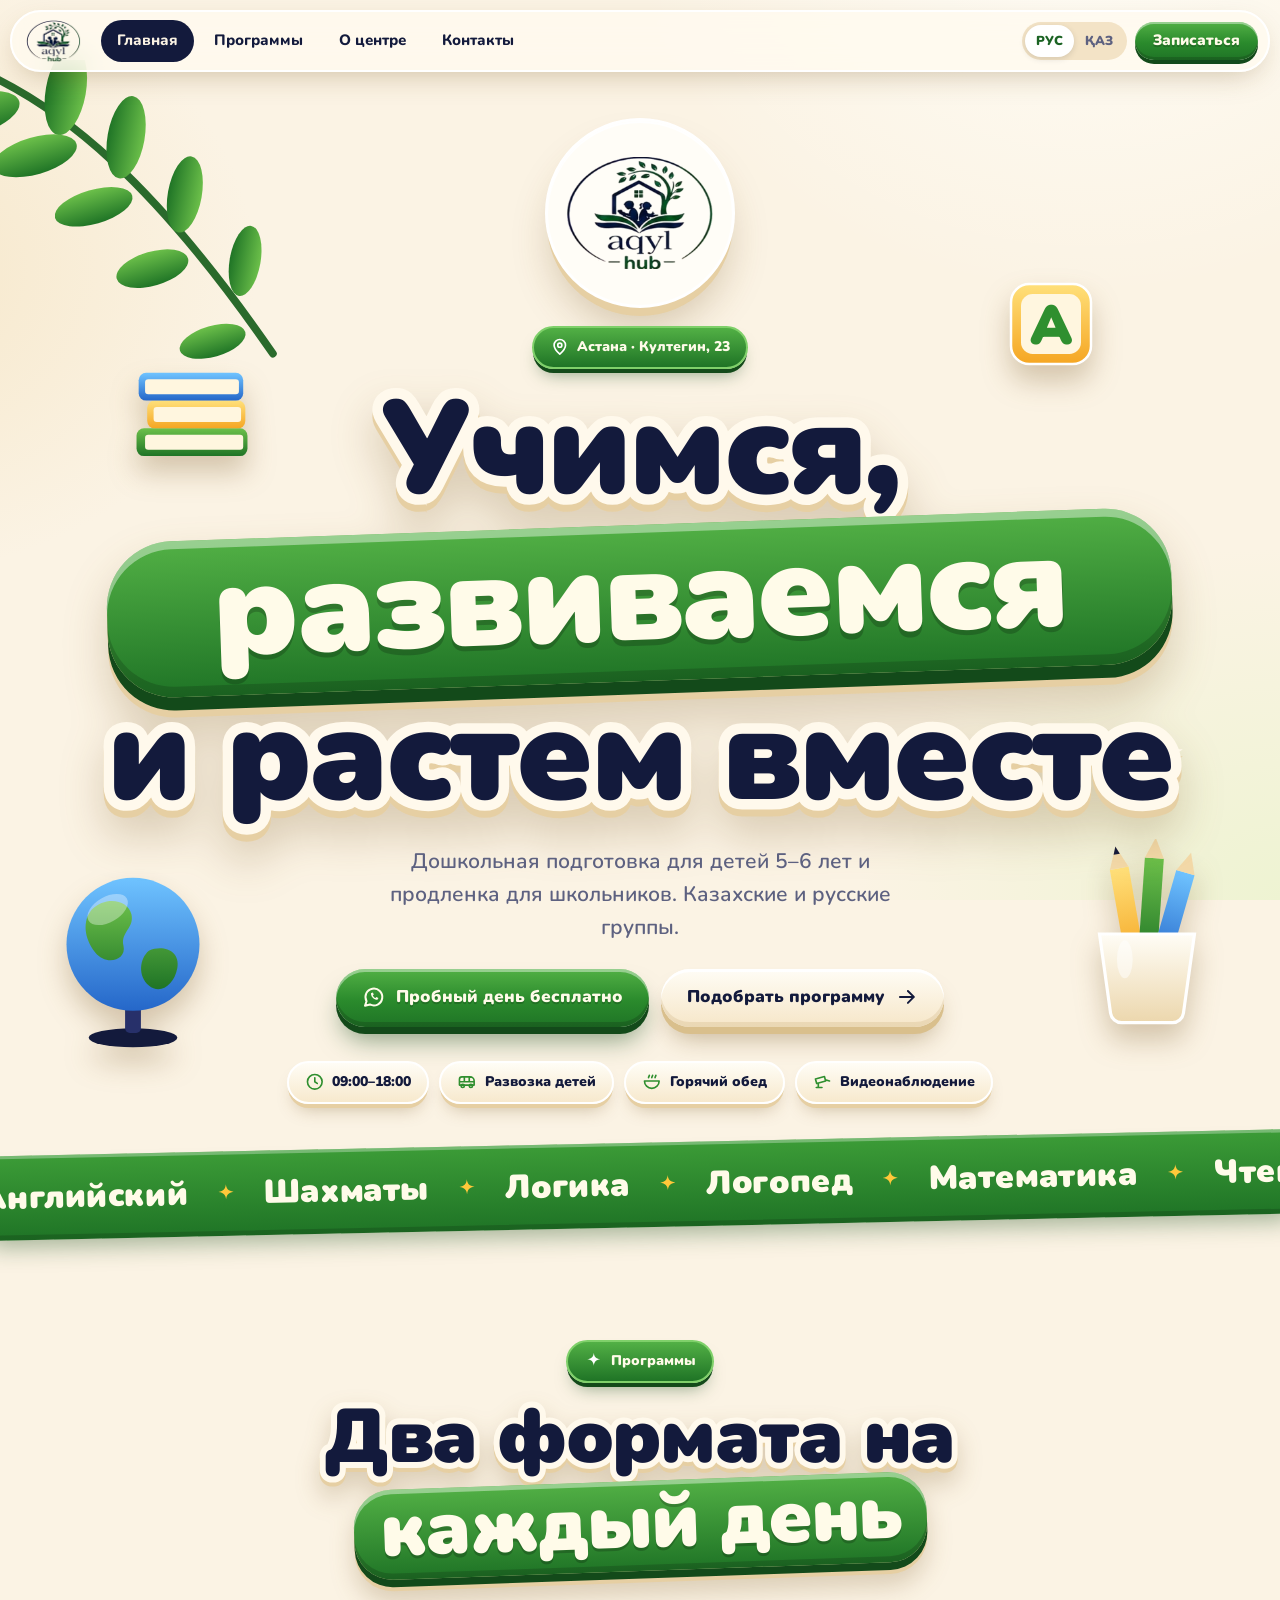
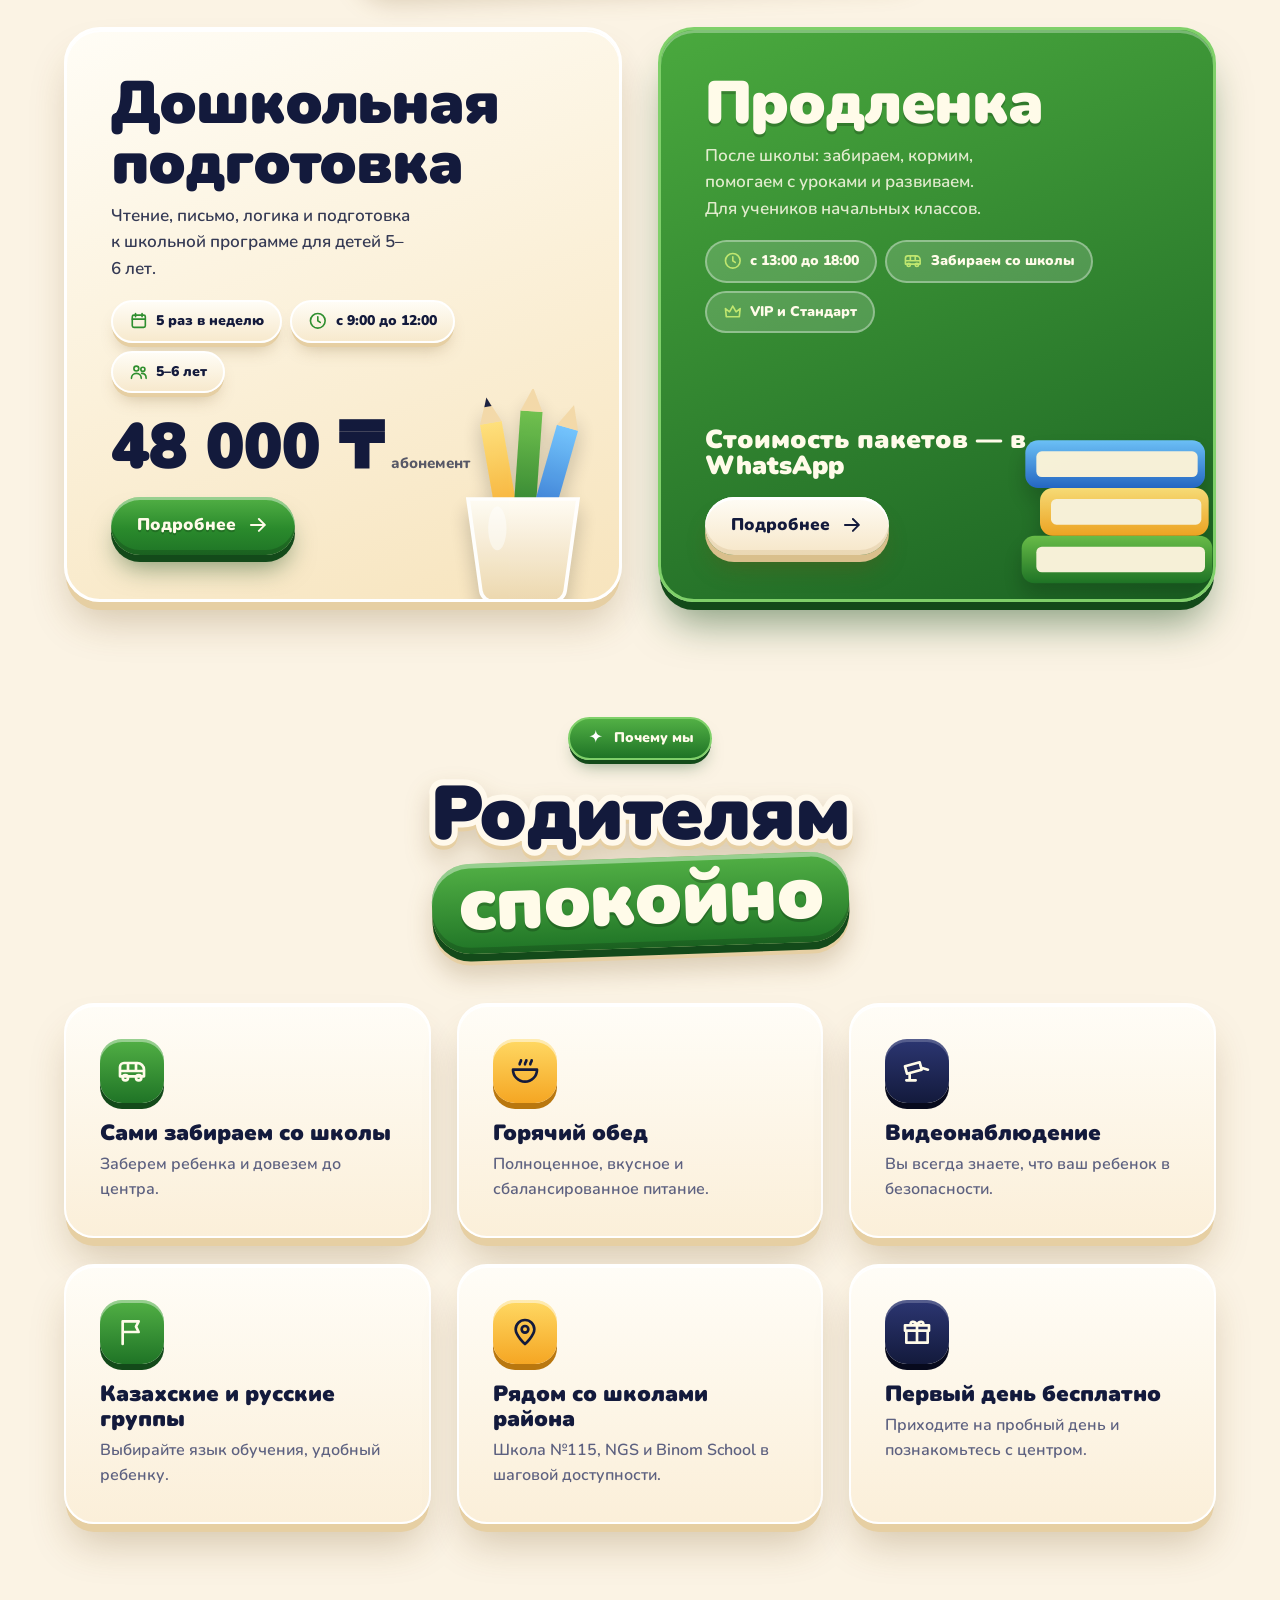
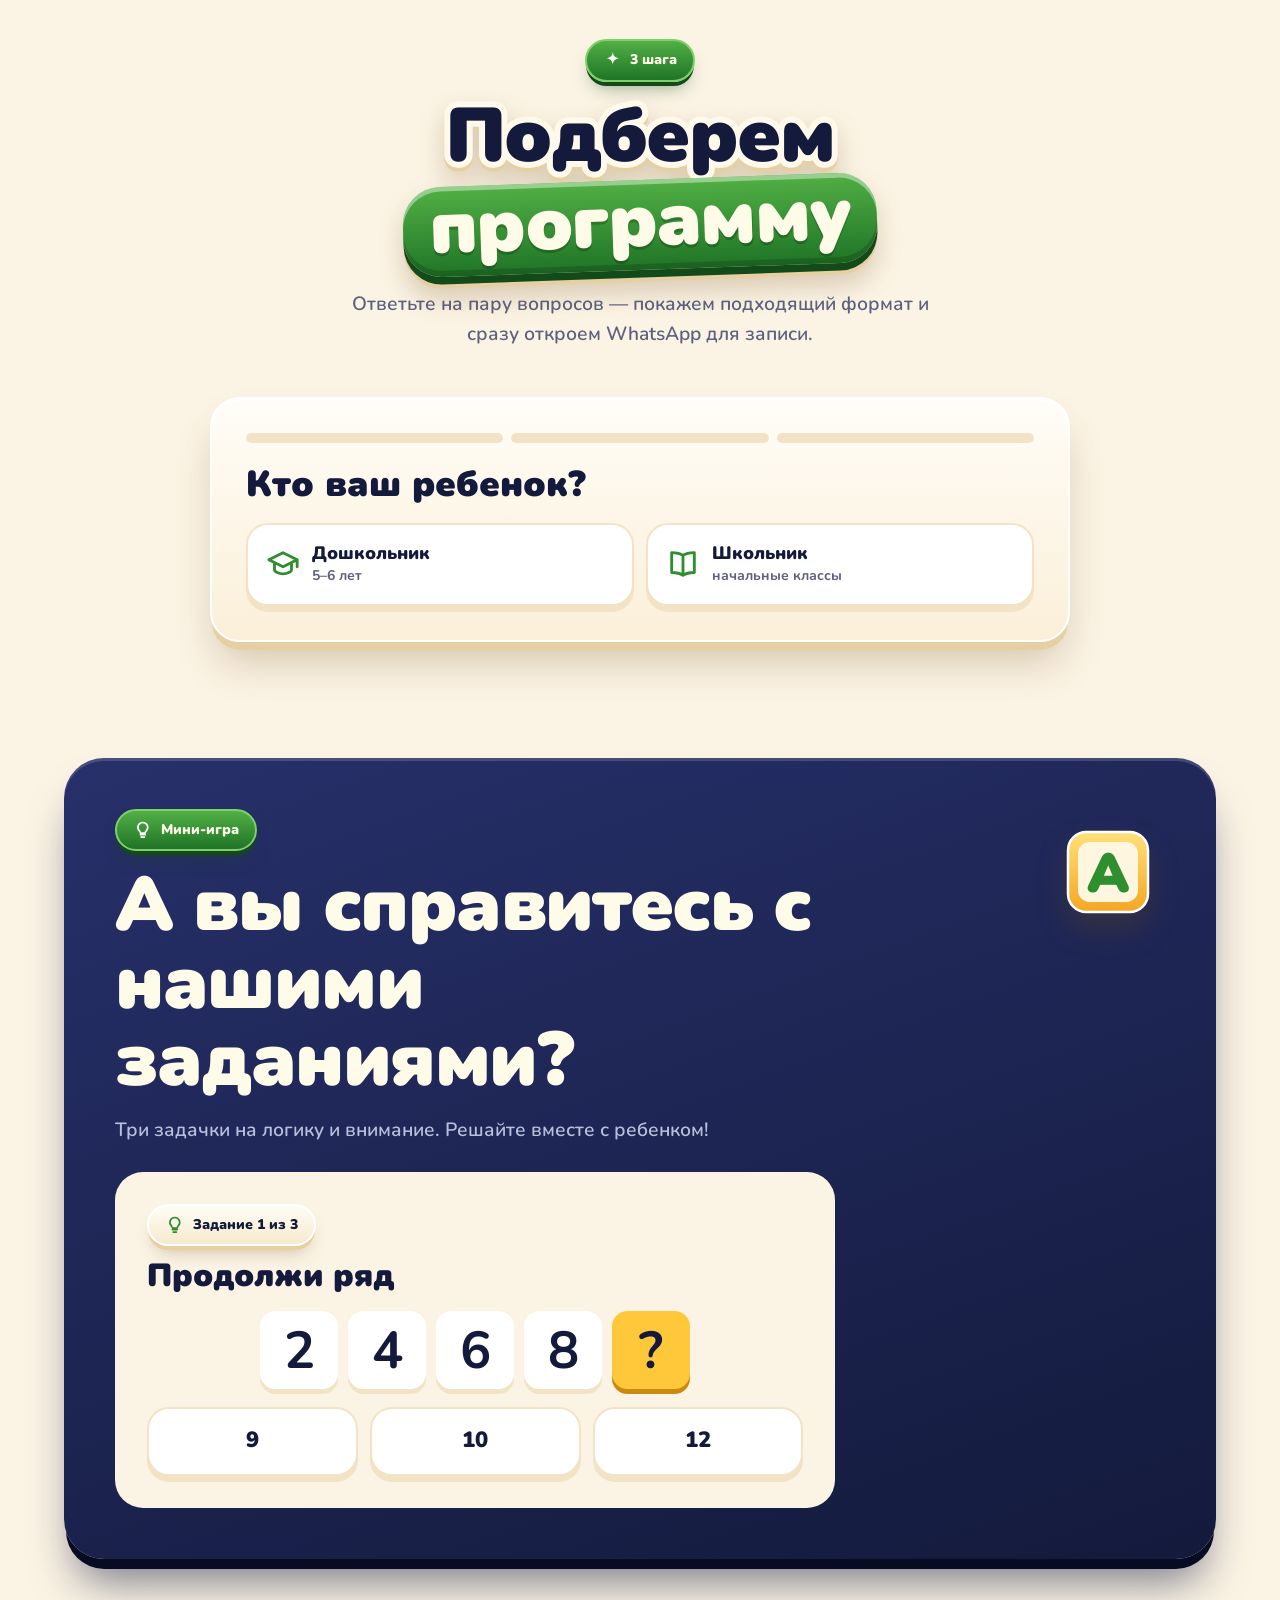
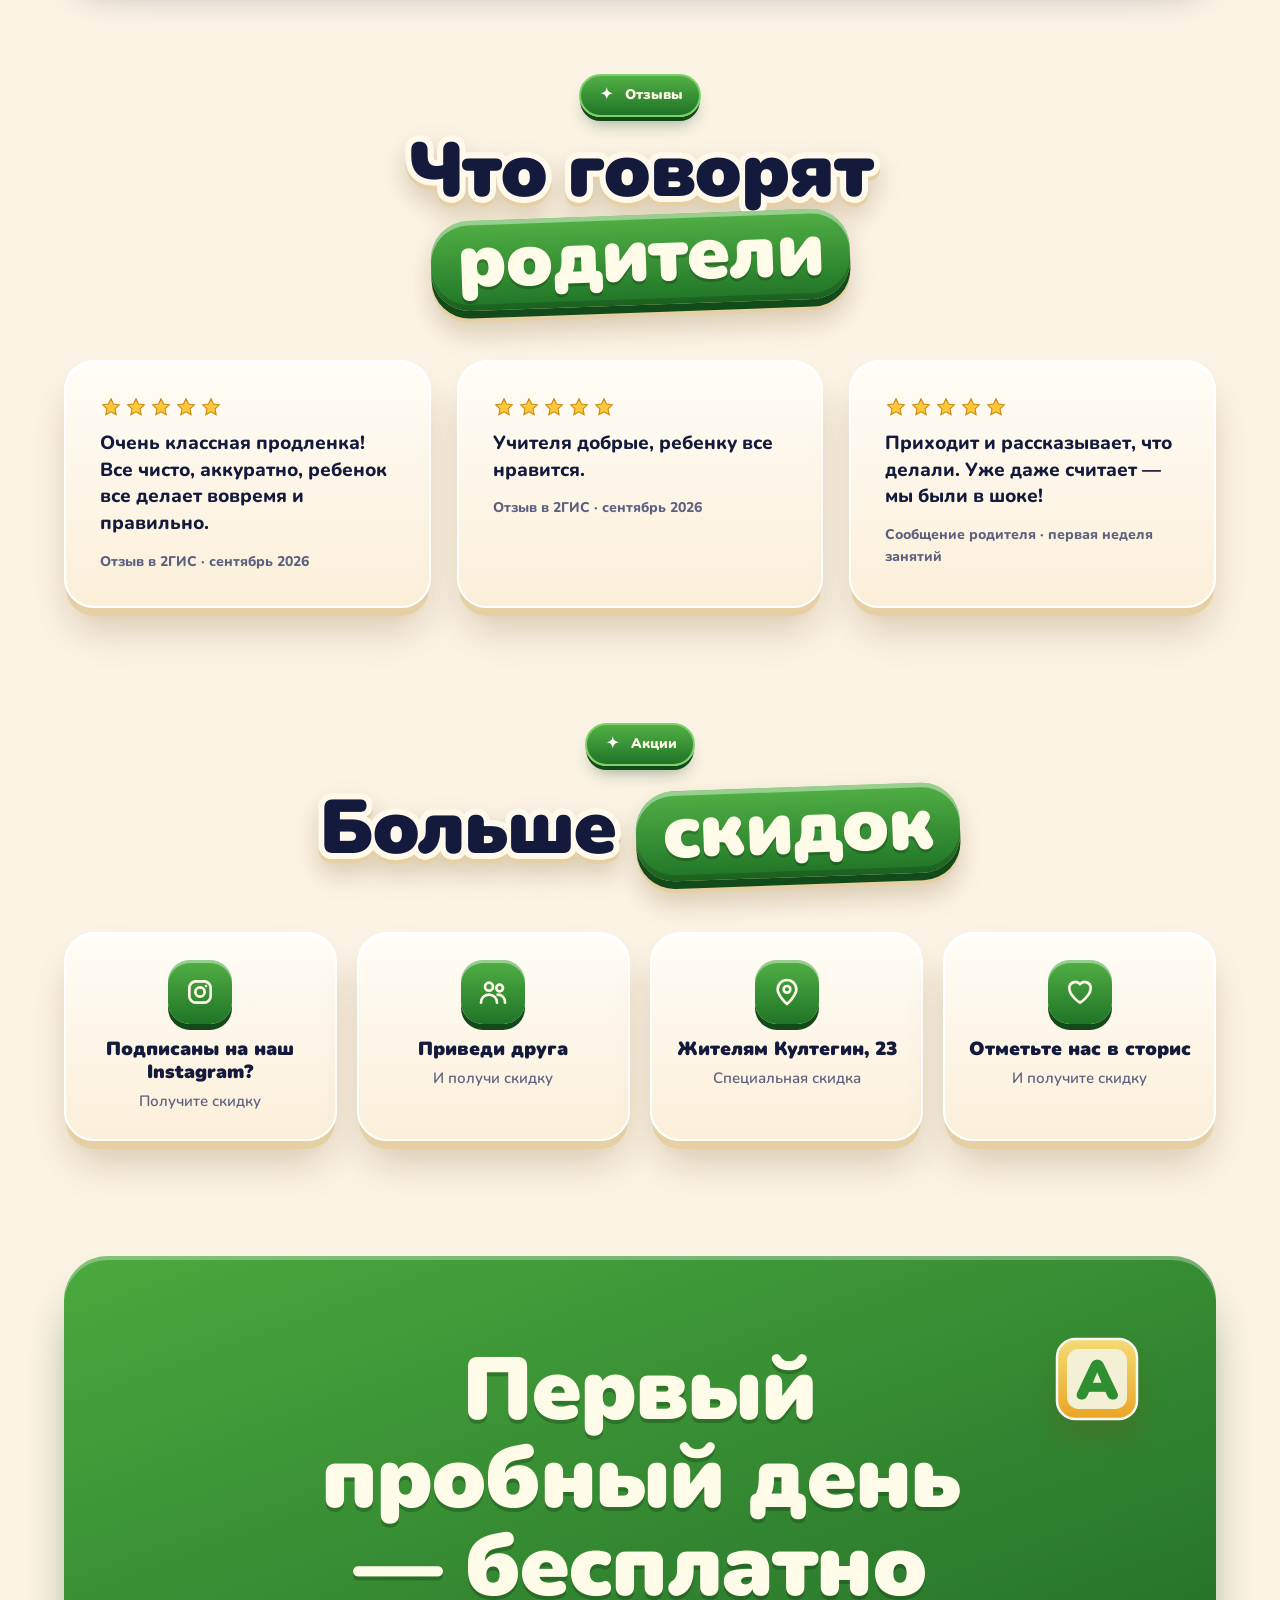
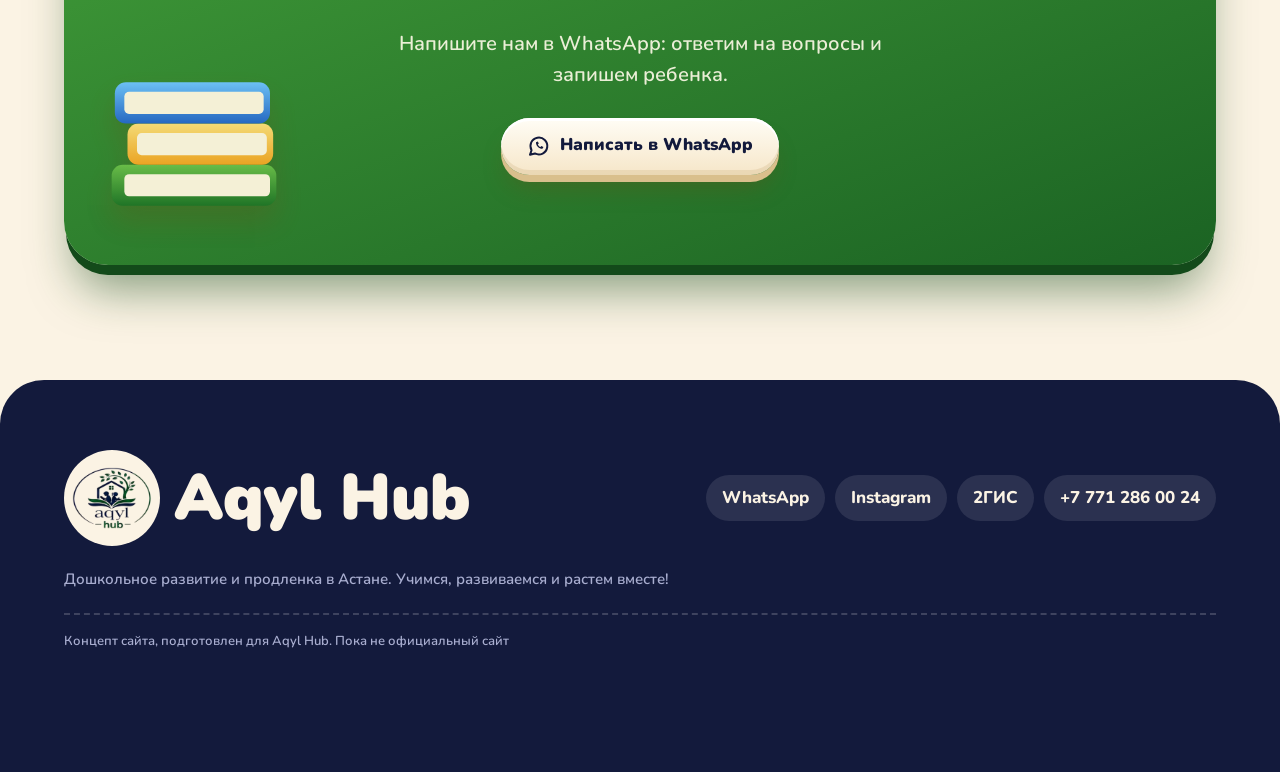
<file: index.html>
<!DOCTYPE html>
<html lang="ru">
<head>
<meta charset="utf-8">
<meta name="viewport" content="width=device-width, initial-scale=1, viewport-fit=cover">
<title>Aqyl Hub — дошкольная подготовка и продленка в Астане</title>
<meta name="description" content="Aqyl Hub: дошкольная подготовка для детей 5–6 лет и продленка для школьников в Астане. Развозка, горячий обед, казахские и русские группы. Первый пробный день бесплатно.">
<!-- ДЕМО: после продажи удалить следующую строку -->
<meta name="robots" content="noindex, nofollow">
<meta name="theme-color" content="#fbf3e4">
<link rel="icon" href="assets/img/favicon.png">
<link rel="stylesheet" href="css/style.css?v=2">
</head>
<body>
<svg class="sprite" aria-hidden="true"><defs><linearGradient id="gG" x1="0" y1="0" x2="0" y2="1"><stop offset="0" stop-color="#6cc04a"/><stop offset="1" stop-color="#1f7426"/></linearGradient><linearGradient id="gY" x1="0" y1="0" x2="0" y2="1"><stop offset="0" stop-color="#ffe07a"/><stop offset="1" stop-color="#f5a623"/></linearGradient><linearGradient id="gSea" x1="0" y1="0" x2="0" y2="1"><stop offset="0" stop-color="#6fc3ff"/><stop offset="1" stop-color="#2567c9"/></linearGradient><linearGradient id="gC" x1="0" y1="0" x2="0" y2="1"><stop offset="0" stop-color="#fffdf6"/><stop offset="1" stop-color="#ecd7ad"/></linearGradient></defs><symbol id="i-bus" viewBox="0 0 24 24"><path d="M3 9a3 3 0 0 1 3-3h10a5 5 0 0 1 5 5v5H3zM3 12h18M9 6v6M15 6v6"/><circle cx="7" cy="17" r="2"/><circle cx="17" cy="17" r="2"/></symbol><symbol id="i-bowl" viewBox="0 0 24 24"><path d="M3 11h18a9 9 0 0 1-18 0zM8 7c0-1.500 1-1.500 1-3M12 7c0-1.500 1-1.500 1-3M16 7c0-1.500 1-1.500 1-3"/></symbol><symbol id="i-clock" viewBox="0 0 24 24"><circle cx="12" cy="12" r="9"/><path d="M12 7v5l3 2"/></symbol><symbol id="i-cam" viewBox="0 0 24 24"><path d="M3 8.500l11-3 1.500 5.500-11 3zM15.200 9.500l5 1.500M6.500 13.500V19H11M4 19h5"/></symbol><symbol id="i-book" viewBox="0 0 24 24"><path d="M12 6c-2-1.500-5-2-8-2v14c3 0 6 .5 8 2 2-1.500 5-2 8-2V4c-3 0-6 .5-8 2zM12 6v14"/></symbol><symbol id="i-abc" viewBox="0 0 24 24"><text x="12" y="17" text-anchor="middle" font-family="Nunito,sans-serif" font-weight="900" font-size="15" fill="currentColor" stroke="none">Aa</text></symbol><symbol id="i-chess" viewBox="0 0 24 24"><circle cx="12" cy="7" r="3"/><path d="M10.500 10c0 4-2.500 5-2.500 10h8c0-5-2.500-6-2.500-10M6.500 20h11"/></symbol><symbol id="i-bulb" viewBox="0 0 24 24"><path d="M9 18h6M10 21h4M12 3a6 6 0 0 0-4 10.500c.7.700 1 1.500 1 2.500h6c0-1 .3-1.800 1-2.500A6 6 0 0 0 12 3z"/></symbol><symbol id="i-talk" viewBox="0 0 24 24"><path d="M4 5h16v11H9l-5 4zM8.500 10.500h.01M12 10.500h.01M15.500 10.500h.01"/></symbol><symbol id="i-gift" viewBox="0 0 24 24"><path d="M4 11h16v9H4zM3 7h18v4H3zM12 7v13M12 7c-1.500-4-6-3-4.500 0M12 7c1.500-4 6-3 4.500 0"/></symbol><symbol id="i-key" viewBox="0 0 24 24"><circle cx="8" cy="15" r="4"/><path d="M11 12l8-8M16 7l3 3"/></symbol><symbol id="i-pin" viewBox="0 0 24 24"><path d="M12 21s7-6.200 7-11a7 7 0 1 0-14 0c0 4.800 7 11 7 11z"/><circle cx="12" cy="10" r="2.500"/></symbol><symbol id="i-cal" viewBox="0 0 24 24"><rect x="4" y="5" width="16" height="15" rx="2"/><path d="M4 10h16M8 3v4M16 3v4"/></symbol><symbol id="i-check" viewBox="0 0 24 24"><path d="M5 12.500l4.500 4.500L19 7.500"/></symbol><symbol id="i-crown" viewBox="0 0 24 24"><path d="M4 18h16l1-10-5 4-4-7-4 7-5-4z"/></symbol><symbol id="i-star" viewBox="0 0 24 24"><path d="M12 3l2.700 5.800 6.300.800-4.600 4.400 1.200 6.300L12 17.300 6.400 20.300l1.200-6.300L3 9.600l6.300-.800z"/></symbol><symbol id="i-users" viewBox="0 0 24 24"><circle cx="9" cy="8" r="3"/><circle cx="17" cy="9" r="2.500"/><path d="M3 20c0-3.500 2.500-6 6-6s6 2.500 6 6M15.500 14c3 0 5.500 2 5.500 6"/></symbol><symbol id="i-heart" viewBox="0 0 24 24"><path d="M12 20s-8-5-8-11a4.500 4.500 0 0 1 8-2.800A4.500 4.500 0 0 1 20 9c0 6-8 11-8 11z"/></symbol><symbol id="i-cap" viewBox="0 0 24 24"><path d="M2 9l10-5 10 5-10 5zM6 11.500V16c0 1.500 3 3 6 3s6-1.500 6-3v-4.500M22 9v5"/></symbol><symbol id="i-calc" viewBox="0 0 24 24"><rect x="5" y="3" width="14" height="18" rx="2"/><path d="M8 7h8M8 12h.01M12 12h.01M16 12h.01M8 16h.01M12 16h.01M16 16h.01"/></symbol><symbol id="i-pen" viewBox="0 0 24 24"><path d="M4 20l1-4L16 5l3 3L8 19zM14 7l3 3"/></symbol><symbol id="i-flag" viewBox="0 0 24 24"><path d="M5 21V4M5 4h12l-2 4 2 4H5"/></symbol><symbol id="i-insta" viewBox="0 0 24 24"><rect x="4" y="4" width="16" height="16" rx="5"/><circle cx="12" cy="12" r="3.500"/><path d="M16.500 7.500h.01"/></symbol><symbol id="i-arrow" viewBox="0 0 24 24"><path d="M5 12h14M13 6l6 6-6 6"/></symbol><symbol id="i-wa" viewBox="0 0 24 24"><path d="M3 21l1.600-4.700A8.500 8.500 0 1 1 8 19.600L3 21z"/><path d="M9 8.400c0 3.600 3 6.600 6.600 6.600l1-1.800-2.200-1-.8 1c-1.200-.5-2.200-1.500-2.700-2.700l1-.8-1-2.200L9 8.400z" fill="currentColor" stroke="none"/></symbol><symbol id="i-phone" viewBox="0 0 24 24"><path d="M5 4h4l2 5-2.500 1.500a11 11 0 0 0 5 5L15 13l5 2v4a2 2 0 0 1-2 2A16 16 0 0 1 3 6a2 2 0 0 1 2-2z"/></symbol><symbol id="i-spark" viewBox="0 0 24 24"><path d="M12 2c.6 5 2.400 7 8 8-5.600 1-7.400 3-8 8-.6-5-2.400-7-8-8 5.600-1 7.400-3 8-8z" fill="currentColor" stroke="none"/></symbol><symbol id="t-globe" viewBox="0 0 120 120"><ellipse cx="60" cy="111" rx="28" ry="6" fill="#131a3c"/><rect x="55" y="90" width="10" height="18" rx="3" fill="#27306a"/><circle cx="60" cy="52" r="42" fill="url(#gSea)"/><path d="M34 30c9-9 23-6 25 3s-7 11-5 20-11 13-18 4-8-20-2-27zM70 56c9-4 20 0 18 11s-11 17-18 11-6-17 0-22z" fill="url(#gG)"/><ellipse cx="44" cy="30" rx="14" ry="8" fill="#fff" opacity=".35" transform="rotate(-30 44 30)"/></symbol><symbol id="t-pencils" viewBox="0 0 120 120"><g transform="rotate(-10 48 50)"><rect x="42" y="18" width="12" height="60" fill="url(#gY)"/><path d="M42 18l6-14 6 14z" fill="#f3d9a8"/><path d="M46 9l2-5 2 5z" fill="#131a3c"/></g><g transform="rotate(4 62 50)"><rect x="56" y="12" width="12" height="66" fill="url(#gG)"/><path d="M56 12l6-13 6 13z" fill="#f3d9a8"/></g><g transform="rotate(16 76 50)"><rect x="70" y="20" width="12" height="60" fill="url(#gSea)"/><path d="M70 20l6-13 6 13z" fill="#f3d9a8"/></g><path d="M30 60h60l-7 50a7 7 0 0 1-7 6H44a7 7 0 0 1-7-6z" fill="url(#gC)" stroke="#fff" stroke-width="2"/><ellipse cx="46" cy="76" rx="5" ry="12" fill="#fff" opacity=".5"/></symbol><symbol id="t-books" viewBox="0 0 120 120"><rect x="8" y="80" width="104" height="26" rx="7" fill="url(#gG)"/><rect x="16" y="86" width="92" height="14" rx="3" fill="#fff6df"/><rect x="18" y="54" width="92" height="26" rx="7" fill="url(#gY)"/><rect x="24" y="60" width="82" height="14" rx="3" fill="#fff6df"/><rect x="10" y="28" width="98" height="26" rx="7" fill="url(#gSea)"/><rect x="16" y="34" width="88" height="14" rx="3" fill="#fff6df"/></symbol><symbol id="t-cube" viewBox="0 0 120 120"><rect x="12" y="12" width="96" height="96" rx="22" fill="url(#gY)" stroke="#fff" stroke-width="3"/><rect x="24" y="24" width="72" height="72" rx="14" fill="#fff6df"/><text x="60" y="84" text-anchor="middle" font-family="Nunito,sans-serif" font-weight="1000" font-size="66" fill="#2f8f2f">A</text></symbol><symbol id="t-leaves" viewBox="0 0 220 220"><path d="M4 6C60 30 120 80 196 190" fill="none" stroke="#2a6a2c" stroke-width="5" stroke-linecap="round"/><ellipse cx="3" cy="35" rx="30" ry="13" transform="rotate(-16 3 35)" fill="url(#gG)"/><ellipse cx="62" cy="20" rx="29" ry="13" transform="rotate(100 62 20)" fill="url(#gG)"/><ellipse cx="42" cy="62" rx="28" ry="12" transform="rotate(-16 42 62)" fill="url(#gG)"/><ellipse cx="101" cy="50" rx="27" ry="12" transform="rotate(100 101 50)" fill="url(#gG)"/><ellipse cx="80" cy="95" rx="26" ry="11" transform="rotate(-16 80 95)" fill="url(#gG)"/><ellipse cx="139" cy="87" rx="25" ry="11" transform="rotate(100 139 87)" fill="url(#gG)"/><ellipse cx="118" cy="135" rx="24" ry="11" transform="rotate(-16 118 135)" fill="url(#gG)"/><ellipse cx="178" cy="130" rx="23" ry="10" transform="rotate(100 178 130)" fill="url(#gG)"/><ellipse cx="157" cy="182" rx="22" ry="10" transform="rotate(-16 157 182)" fill="url(#gG)"/></symbol></svg>
<div class="loader" aria-hidden="true"><img src="assets/img/logo.png" alt=""><i></i></div>
<header class="header">
  <a class="logo" href="index.html" aria-label="Aqyl Hub"><img src="assets/img/logo.png" alt="Aqyl Hub"></a>
  <nav class="nav"><a href="index.html" class="active" data-i18n="nav_home">Главная</a><a href="programs.html" data-i18n="nav_prog">Программы</a><a href="center.html" data-i18n="nav_center">О центре</a><a href="contacts.html" data-i18n="nav_contacts">Контакты</a></nav>
  <div class="header__right">
    <div class="lang" role="group" aria-label="Язык"><button data-lang="ru" class="on">РУС</button><button data-lang="kz">ҚАЗ</button></div>
    <a class="btn btn--green btn--sm" href="https://wa.me/message/JJMIDLDBWJNTH1" target="_blank" rel="noopener" data-wa data-i18n="btn_trial_s">Записаться</a>
    <button class="burger" aria-label="Меню"><i></i><i></i></button>
  </div>
</header>
<main>
<section class="hero">
  <svg class="hero__leaf hero__leaf--l sway" viewBox="0 0 220 220" aria-hidden="true"><use href="#t-leaves"/></svg>
  <svg class="hero__leaf hero__leaf--r sway" viewBox="0 0 220 220" aria-hidden="true"><use href="#t-leaves"/></svg>
  <div class="toy toy--globe float" data-depth="18"><svg viewBox="0 0 120 120" aria-hidden="true"><use href="#t-globe"/></svg></div><div class="toy toy--pencils float" data-depth="-22" style="--t:7s;--fd:-2s"><svg viewBox="0 0 120 120" aria-hidden="true"><use href="#t-pencils"/></svg></div><div class="toy toy--cube float" data-depth="30" style="--t:5s;--fd:-1s"><svg viewBox="0 0 120 120" aria-hidden="true"><use href="#t-cube"/></svg></div><div class="toy toy--books float" data-depth="-14" style="--t:8s;--fd:-3s"><svg viewBox="0 0 120 120" aria-hidden="true"><use href="#t-books"/></svg></div>
  <div class="hero__logo"><img src="assets/img/logo.png" alt="Aqyl Hub"></div>
  <span class="pill pill--green" style="position:relative;z-index:2;margin-bottom:14px"><svg class="ic" aria-hidden="true"><use href="#i-pin"/></svg><span data-i18n="city">Астана · Култегин, 23</span></span>
  <h1 class="poster"><span data-i18n="h1a">Учимся,</span><span><span class="gword" data-i18n="h1b">развиваемся</span></span><span data-i18n="h1c">и растем вместе</span></h1>
  <p class="hero__sub" data-i18n="hero_sub">Дошкольная подготовка для детей 5–6 лет и продленка для школьников. Казахские и русские группы.</p>
  <div class="hero__btns"><a class="btn btn--green" href="https://wa.me/message/JJMIDLDBWJNTH1" target="_blank" rel="noopener" data-wa><svg class="ic" aria-hidden="true"><use href="#i-wa"/></svg><span data-i18n="btn_trial">Пробный день бесплатно</span></a><a class="btn btn--cream" href="#quiz"><span data-i18n="btn_pick">Подобрать программу</span><svg class="ic" aria-hidden="true"><use href="#i-arrow"/></svg></a></div>
  <div class="hero__chips"><span class="pill"><svg class="ic" aria-hidden="true"><use href="#i-clock"/></svg><span data-i18n="ch_time">09:00–18:00</span></span><span class="pill"><svg class="ic" aria-hidden="true"><use href="#i-bus"/></svg><span data-i18n="ch_bus">Развозка детей</span></span><span class="pill"><svg class="ic" aria-hidden="true"><use href="#i-bowl"/></svg><span data-i18n="ch_lunch">Горячий обед</span></span><span class="pill"><svg class="ic" aria-hidden="true"><use href="#i-cam"/></svg><span data-i18n="ch_cam">Видеонаблюдение</span></span></div>
</section>
<div class="marquee" aria-hidden="true"><div class="marquee__track"><span data-i18n="mq1">Английский</span><svg class="" aria-hidden="true"><use href="#i-spark"/></svg><span data-i18n="mq2">Шахматы</span><svg class="" aria-hidden="true"><use href="#i-spark"/></svg><span data-i18n="mq3">Логика</span><svg class="" aria-hidden="true"><use href="#i-spark"/></svg><span data-i18n="mq4">Логопед</span><svg class="" aria-hidden="true"><use href="#i-spark"/></svg><span data-i18n="mq5">Математика</span><svg class="" aria-hidden="true"><use href="#i-spark"/></svg><span data-i18n="mq6">Чтение и письмо</span><svg class="" aria-hidden="true"><use href="#i-spark"/></svg><span data-i18n="mq7">Домашние задания</span><svg class="" aria-hidden="true"><use href="#i-spark"/></svg></div><div class="marquee__track"><span data-i18n="mq1">Английский</span><svg class="" aria-hidden="true"><use href="#i-spark"/></svg><span data-i18n="mq2">Шахматы</span><svg class="" aria-hidden="true"><use href="#i-spark"/></svg><span data-i18n="mq3">Логика</span><svg class="" aria-hidden="true"><use href="#i-spark"/></svg><span data-i18n="mq4">Логопед</span><svg class="" aria-hidden="true"><use href="#i-spark"/></svg><span data-i18n="mq5">Математика</span><svg class="" aria-hidden="true"><use href="#i-spark"/></svg><span data-i18n="mq6">Чтение и письмо</span><svg class="" aria-hidden="true"><use href="#i-spark"/></svg><span data-i18n="mq7">Домашние задания</span><svg class="" aria-hidden="true"><use href="#i-spark"/></svg></div><div class="marquee__track"><span data-i18n="mq1">Английский</span><svg class="" aria-hidden="true"><use href="#i-spark"/></svg><span data-i18n="mq2">Шахматы</span><svg class="" aria-hidden="true"><use href="#i-spark"/></svg><span data-i18n="mq3">Логика</span><svg class="" aria-hidden="true"><use href="#i-spark"/></svg><span data-i18n="mq4">Логопед</span><svg class="" aria-hidden="true"><use href="#i-spark"/></svg><span data-i18n="mq5">Математика</span><svg class="" aria-hidden="true"><use href="#i-spark"/></svg><span data-i18n="mq6">Чтение и письмо</span><svg class="" aria-hidden="true"><use href="#i-spark"/></svg><span data-i18n="mq7">Домашние задания</span><svg class="" aria-hidden="true"><use href="#i-spark"/></svg></div></div>
<section class="section">
  <div class="center" data-r><span class="pill pill--green kicker"><svg class="ic" aria-hidden="true"><use href="#i-spark"/></svg><span data-i18n="prog_k">Программы</span></span><h2 class="poster h2" data-i18n="prog_h">Два формата на <span class="gword">каждый день</span></h2></div>
  <div class="duo">
    <article class="prog prog--a" data-r data-tilt>
      <h3 data-i18n="pa">Дошкольная подготовка</h3><p data-i18n="pa_d">Чтение, письмо, логика и подготовка к школьной программе для детей 5–6 лет.</p>
      <div class="prog__facts"><span class="pill"><svg class="ic" aria-hidden="true"><use href="#i-cal"/></svg><span data-i18n="pa_f1">5 раз в неделю</span></span><span class="pill"><svg class="ic" aria-hidden="true"><use href="#i-clock"/></svg><span data-i18n="pa_f2">с 9:00 до 12:00</span></span><span class="pill"><svg class="ic" aria-hidden="true"><use href="#i-users"/></svg><span data-i18n="pa_f3">5–6 лет</span></span></div>
      <div class="prog__price">48 000 ₸ <small data-i18n="pa_price">абонемент</small></div>
      <a class="btn btn--green" href="programs.html#pre"><span data-i18n="btn_more">Подробнее</span><svg class="ic" aria-hidden="true"><use href="#i-arrow"/></svg></a>
      <svg class="prog__art float" viewBox="0 0 120 120" aria-hidden="true"><use href="#t-pencils"/></svg>
    </article>
    <article class="prog prog--b" data-r data-tilt style="--d:.1s">
      <h3 data-i18n="pb">Продленка</h3><p data-i18n="pb_d">После школы: забираем, кормим, помогаем с уроками и развиваем. Для учеников начальных классов.</p>
      <div class="prog__facts"><span class="pill"><svg class="ic" aria-hidden="true"><use href="#i-clock"/></svg><span data-i18n="pb_f1">с 13:00 до 18:00</span></span><span class="pill"><svg class="ic" aria-hidden="true"><use href="#i-bus"/></svg><span data-i18n="pb_f2">Забираем со школы</span></span><span class="pill"><svg class="ic" aria-hidden="true"><use href="#i-crown"/></svg><span data-i18n="pb_f3">VIP и Стандарт</span></span></div>
      <div class="prog__price" style="font-size:clamp(20px,2.4vw,26px)"><span data-i18n="pb_price">Стоимость пакетов — в WhatsApp</span></div>
      <a class="btn btn--cream" href="programs.html#after"><span data-i18n="btn_more">Подробнее</span><svg class="ic" aria-hidden="true"><use href="#i-arrow"/></svg></a>
      <svg class="prog__art float" viewBox="0 0 120 120" aria-hidden="true" style="--t:7s"><use href="#t-books"/></svg>
    </article>
  </div>
</section>
<section class="section" style="padding-top:0">
  <div class="center" data-r><span class="pill pill--green kicker"><svg class="ic" aria-hidden="true"><use href="#i-spark"/></svg><span data-i18n="why_k">Почему мы</span></span><h2 class="poster h2" data-i18n="why_h">Родителям <span class="gword">спокойно</span></h2></div>
  <div class="grid"><div class="card feat" data-r style="--d:0.00s"><div class="feat__ic"><svg class="ic" aria-hidden="true"><use href="#i-bus"/></svg></div><h3 data-i18n="w1">Сами забираем со школы</h3><p data-i18n="w1d">Заберем ребенка и довезем до центра.</p></div><div class="card feat" data-r style="--d:0.08s"><div class="feat__ic"><svg class="ic" aria-hidden="true"><use href="#i-bowl"/></svg></div><h3 data-i18n="w2">Горячий обед</h3><p data-i18n="w2d">Полноценное, вкусное и сбалансированное питание.</p></div><div class="card feat" data-r style="--d:0.16s"><div class="feat__ic"><svg class="ic" aria-hidden="true"><use href="#i-cam"/></svg></div><h3 data-i18n="w3">Видеонаблюдение</h3><p data-i18n="w3d">Вы всегда знаете, что ваш ребенок в безопасности.</p></div><div class="card feat" data-r style="--d:0.00s"><div class="feat__ic"><svg class="ic" aria-hidden="true"><use href="#i-flag"/></svg></div><h3 data-i18n="w4">Казахские и русские группы</h3><p data-i18n="w4d">Выбирайте язык обучения, удобный ребенку.</p></div><div class="card feat" data-r style="--d:0.08s"><div class="feat__ic"><svg class="ic" aria-hidden="true"><use href="#i-pin"/></svg></div><h3 data-i18n="w5">Рядом со школами района</h3><p data-i18n="w5d">Школа №115, NGS и Binom School в шаговой доступности.</p></div><div class="card feat" data-r style="--d:0.16s"><div class="feat__ic"><svg class="ic" aria-hidden="true"><use href="#i-gift"/></svg></div><h3 data-i18n="w6">Первый день бесплатно</h3><p data-i18n="w6d">Приходите на пробный день и познакомьтесь с центром.</p></div></div>
</section>
<section class="section" id="quiz" style="padding-top:0">
  <div class="center" data-r><span class="pill pill--green kicker"><svg class="ic" aria-hidden="true"><use href="#i-spark"/></svg><span data-i18n="quiz_k">3 шага</span></span><h2 class="poster h2" data-i18n="quiz_h">Подберем <span class="gword">программу</span></h2><p class="lead" data-i18n="quiz_l">Ответьте на пару вопросов — покажем подходящий формат и сразу откроем WhatsApp для записи.</p></div>
  <div class="card quiz" data-r><div class="quiz__bar"><i></i><i></i><i></i></div><div id="quiz-body"></div></div>
</section>
<section class="section" style="padding-top:0">
  <div class="game" data-r>
    <div class="toy toy--cube float" style="right:5%;top:8%;display:block;--t:5s"><svg viewBox="0 0 120 120" aria-hidden="true"><use href="#t-cube"/></svg></div>
    <span class="pill pill--green kicker"><svg class="ic" aria-hidden="true"><use href="#i-bulb"/></svg><span data-i18n="game_k">Мини-игра</span></span><h2 class="poster h2" data-i18n="game_h">А вы справитесь с нашими заданиями?</h2><p class="lead" data-i18n="game_l">Три задачки на логику и внимание. Решайте вместе с ребенком!</p>
    <div class="game__box" id="game"></div>
  </div>
</section>
<section class="section" style="padding-top:0">
  <div class="center" data-r><span class="pill pill--green kicker"><svg class="ic" aria-hidden="true"><use href="#i-spark"/></svg><span data-i18n="rev_k">Отзывы</span></span><h2 class="poster h2" data-i18n="rev_h">Что говорят <span class="gword">родители</span></h2></div>
  <div class="reviews"><figure class="card rev" data-r style="--d:0.0s;--tilt:-1.5deg"><div class="rev__stars"><svg class="" aria-hidden="true"><use href="#i-star"/></svg><svg class="" aria-hidden="true"><use href="#i-star"/></svg><svg class="" aria-hidden="true"><use href="#i-star"/></svg><svg class="" aria-hidden="true"><use href="#i-star"/></svg><svg class="" aria-hidden="true"><use href="#i-star"/></svg></div><blockquote data-i18n="r1">Очень классная продленка! Все чисто, аккуратно, ребенок все делает вовремя и правильно.</blockquote><cite data-i18n="r_src1">Отзыв в 2ГИС · сентябрь 2026</cite></figure><figure class="card rev" data-r style="--d:0.1s;--tilt:1.2deg"><div class="rev__stars"><svg class="" aria-hidden="true"><use href="#i-star"/></svg><svg class="" aria-hidden="true"><use href="#i-star"/></svg><svg class="" aria-hidden="true"><use href="#i-star"/></svg><svg class="" aria-hidden="true"><use href="#i-star"/></svg><svg class="" aria-hidden="true"><use href="#i-star"/></svg></div><blockquote data-i18n="r2">Учителя добрые, ребенку все нравится.</blockquote><cite data-i18n="r_src1">Отзыв в 2ГИС · сентябрь 2026</cite></figure><figure class="card rev" data-r style="--d:0.2s;--tilt:-0.8deg"><div class="rev__stars"><svg class="" aria-hidden="true"><use href="#i-star"/></svg><svg class="" aria-hidden="true"><use href="#i-star"/></svg><svg class="" aria-hidden="true"><use href="#i-star"/></svg><svg class="" aria-hidden="true"><use href="#i-star"/></svg><svg class="" aria-hidden="true"><use href="#i-star"/></svg></div><blockquote data-i18n="r3">Приходит и рассказывает, что делали. Уже даже считает — мы были в шоке!</blockquote><cite data-i18n="r_src3">Сообщение родителя · первая неделя занятий</cite></figure></div>
</section>
<section class="section" style="padding-top:0">
  <div class="center" data-r><span class="pill pill--green kicker"><svg class="ic" aria-hidden="true"><use href="#i-spark"/></svg><span data-i18n="sale_k">Акции</span></span><h2 class="poster h2" data-i18n="sale_h">Больше <span class="gword">скидок</span></h2></div>
  <div class="sale"><div class="card" data-r="pop" style="--d:0.00s"><div class="feat__ic"><svg class="ic" aria-hidden="true"><use href="#i-insta"/></svg></div><h3 data-i18n="s1">Подписаны на наш Instagram?</h3><p data-i18n="s1d">Получите скидку</p></div><div class="card" data-r="pop" style="--d:0.08s"><div class="feat__ic"><svg class="ic" aria-hidden="true"><use href="#i-users"/></svg></div><h3 data-i18n="s2">Приведи друга</h3><p data-i18n="s2d">И получи скидку</p></div><div class="card" data-r="pop" style="--d:0.16s"><div class="feat__ic"><svg class="ic" aria-hidden="true"><use href="#i-pin"/></svg></div><h3 data-i18n="s3">Жителям Култегин, 23</h3><p data-i18n="s3d">Специальная скидка</p></div><div class="card" data-r="pop" style="--d:0.24s"><div class="feat__ic"><svg class="ic" aria-hidden="true"><use href="#i-heart"/></svg></div><h3 data-i18n="s4">Отметьте нас в сторис</h3><p data-i18n="s4d">И получите скидку</p></div></div>
</section>
<section class="cta" data-r>
  <div class="toy toy--globe float" style="--t:7s;left:3%;bottom:6%"><svg viewBox="0 0 120 120" aria-hidden="true"><use href="#t-books"/></svg></div><div class="toy toy--cube float" style="--t:5s;right:6%;top:12%;display:block"><svg viewBox="0 0 120 120" aria-hidden="true"><use href="#t-cube"/></svg></div>
  <h2 data-i18n="cta_h">Первый пробный день — бесплатно</h2><p data-i18n="cta_p">Напишите нам в WhatsApp: ответим на вопросы и запишем ребенка.</p>
  <div class="hero__btns"><a class="btn btn--cream" href="https://wa.me/message/JJMIDLDBWJNTH1" target="_blank" rel="noopener" data-wa><svg class="ic" aria-hidden="true"><use href="#i-wa"/></svg><span data-i18n="btn_wa">Написать в WhatsApp</span></a></div>
</section>

</main>
<footer class="footer">
  <div class="footer__top">
    <div class="footer__logo"><span><img src="assets/img/logo.png" alt=""></span>Aqyl Hub</div>
    <div class="footer__links"><a href="https://wa.me/message/JJMIDLDBWJNTH1" target="_blank" rel="noopener">WhatsApp</a><a href="https://www.instagram.com/aqyl.hub.kz" target="_blank" rel="noopener">Instagram</a><a href="https://2gis.kz/astana/search/Aqyl%20hub" target="_blank" rel="noopener">2ГИС</a><a href="tel:+77712860024">+7 771 286 00 24</a></div>
  </div>
  <p data-i18n="foot">Дошкольное развитие и продленка в Астане. Учимся, развиваемся и растем вместе!</p>
  <!-- ДЕМО: после продажи удалить следующую строку -->
  <p class="demo" data-i18n="demo">Концепт сайта, подготовлен для Aqyl Hub. Пока не официальный сайт</p>
</footer>
<div class="dock"><a class="btn btn--green" href="https://wa.me/message/JJMIDLDBWJNTH1" target="_blank" rel="noopener" data-wa><svg class="ic" aria-hidden="true"><use href="#i-wa"/></svg><span data-i18n="btn_trial">Пробный день бесплатно</span></a><a class="btn btn--cream" href="tel:+77712860024" aria-label="Позвонить"><svg class="ic" aria-hidden="true"><use href="#i-phone"/></svg></a></div>
<a class="btn btn--green fab" href="https://wa.me/message/JJMIDLDBWJNTH1" target="_blank" rel="noopener" data-wa><svg class="ic" aria-hidden="true"><use href="#i-wa"/></svg><span data-i18n="btn_trial">Пробный день бесплатно</span></a>
<script src="js/main.js"></script>
</body>
</html>
</file>
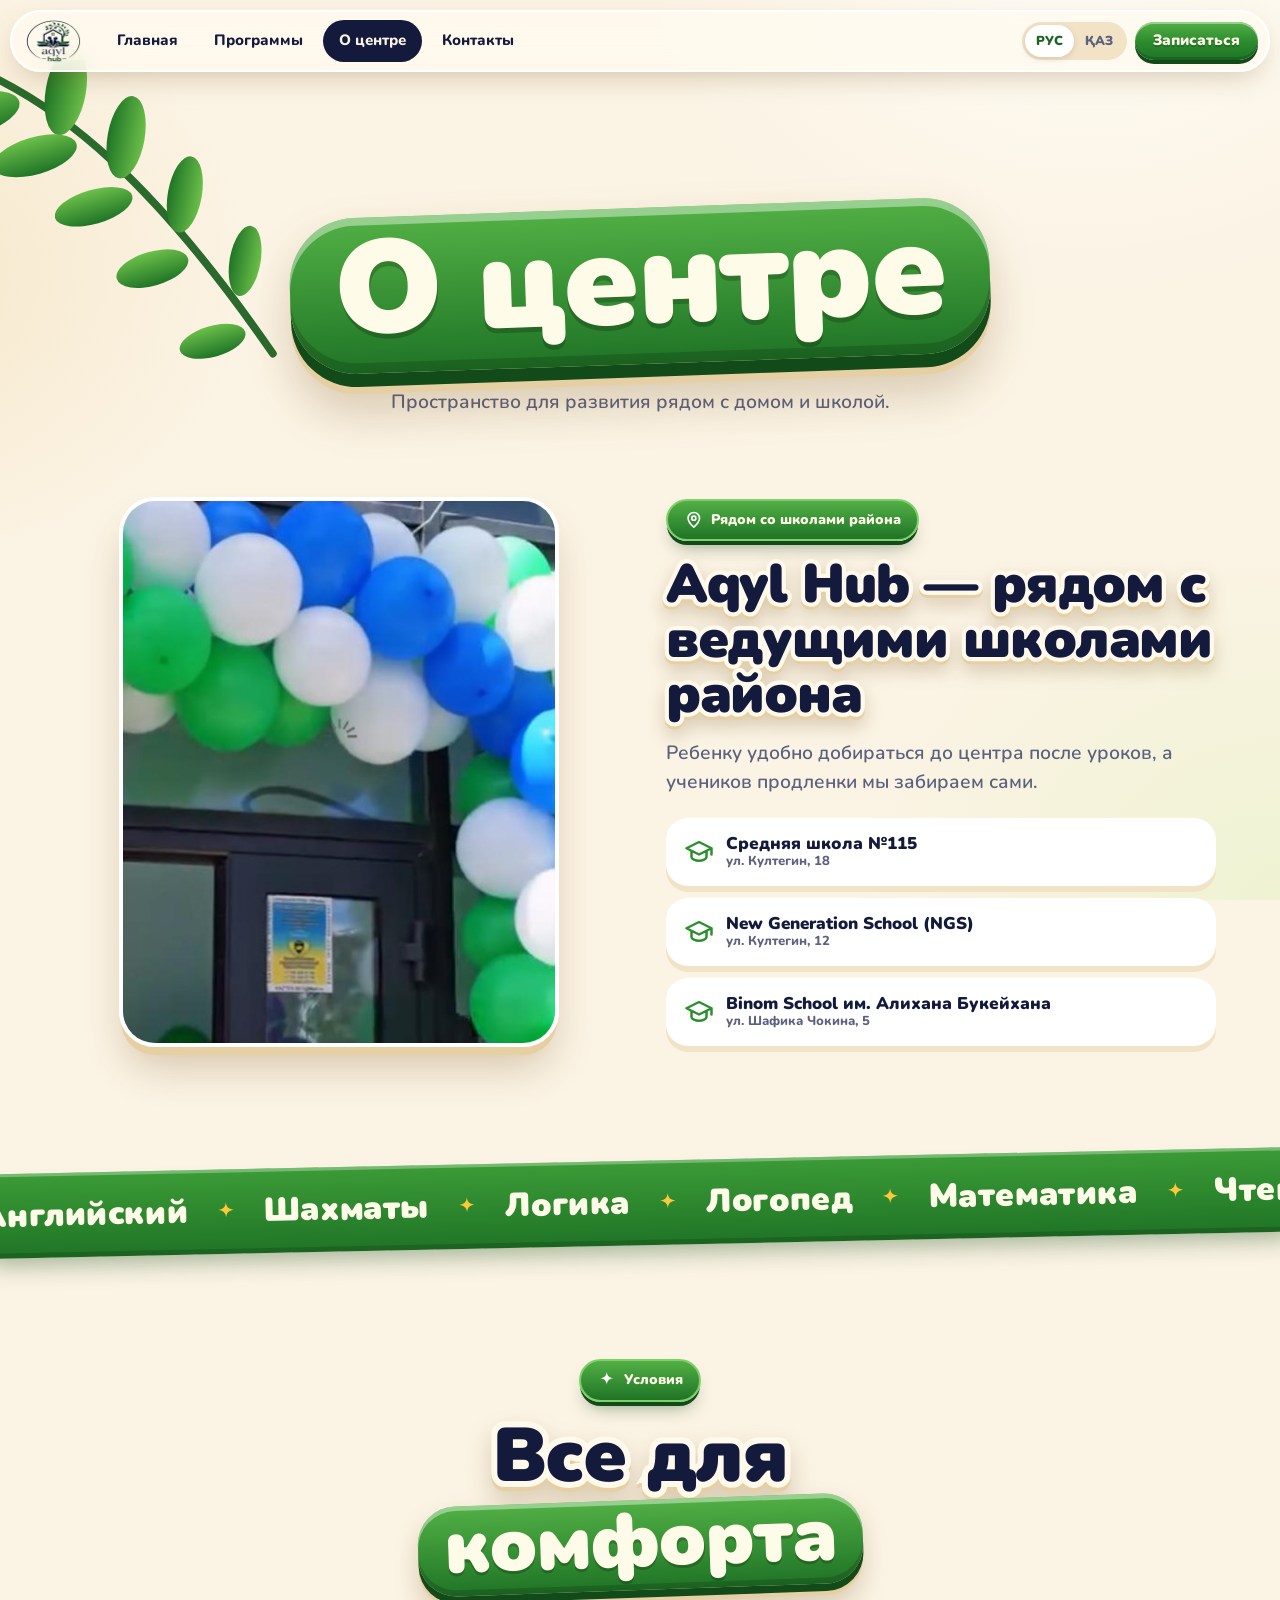
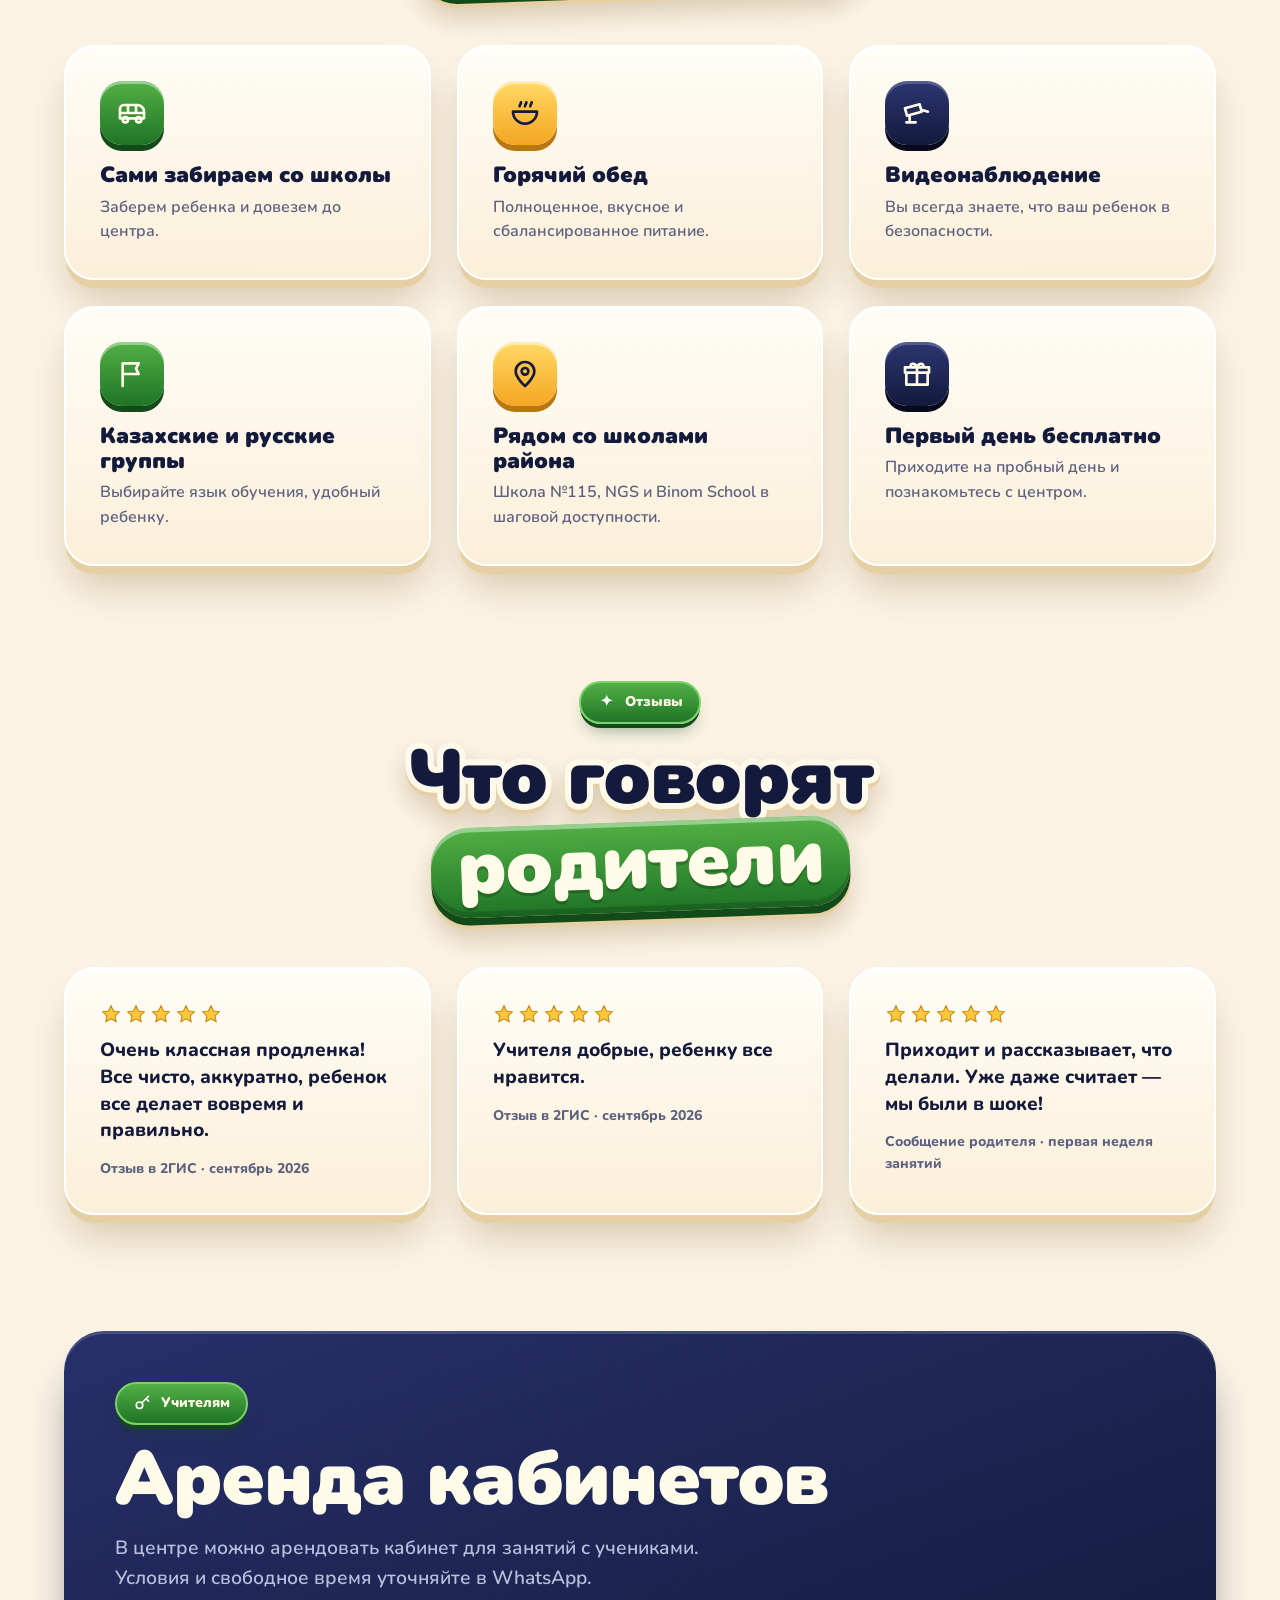
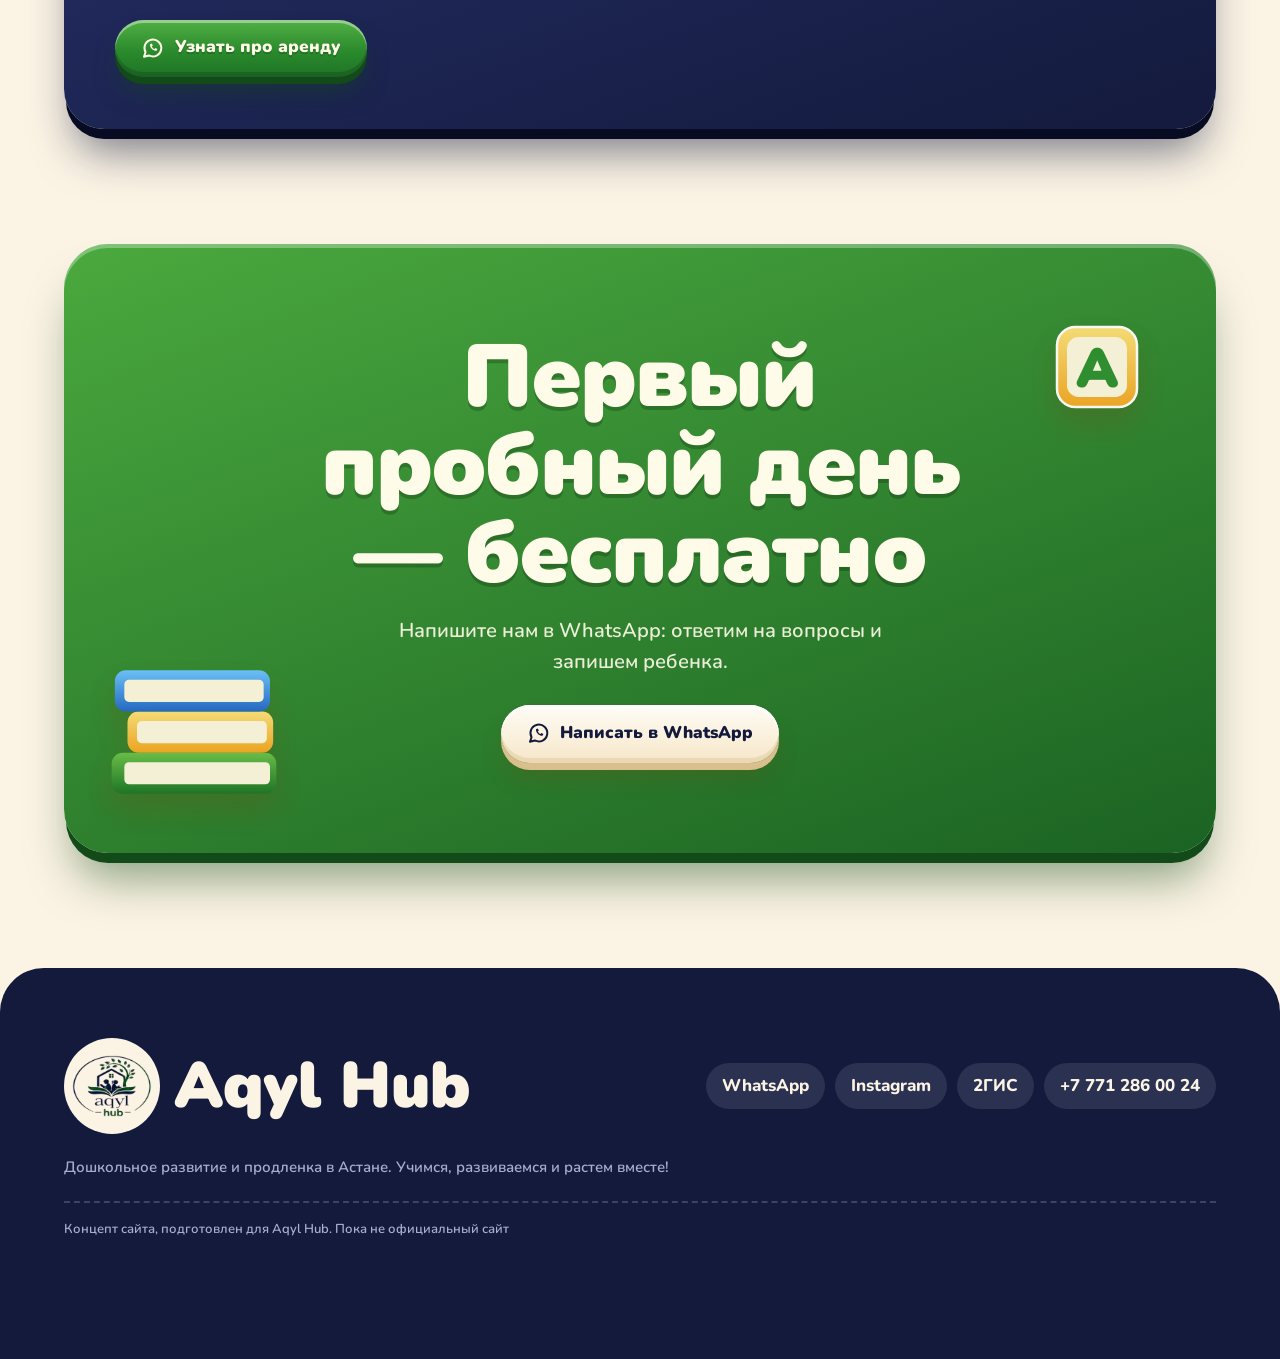
<file: center.html>
<!DOCTYPE html>
<html lang="ru">
<head>
<meta charset="utf-8">
<meta name="viewport" content="width=device-width, initial-scale=1, viewport-fit=cover">
<title>О центре — Aqyl Hub, Астана</title>
<meta name="description" content="Aqyl Hub на Култегин, 23: развозка, горячие обеды, видеонаблюдение, казахские и русские группы. Аренда кабинетов для учителей.">
<!-- ДЕМО: после продажи удалить следующую строку -->
<meta name="robots" content="noindex, nofollow">
<meta name="theme-color" content="#fbf3e4">
<link rel="icon" href="assets/img/favicon.png">
<link rel="stylesheet" href="css/style.css?v=2">
</head>
<body>
<svg class="sprite" aria-hidden="true"><defs><linearGradient id="gG" x1="0" y1="0" x2="0" y2="1"><stop offset="0" stop-color="#6cc04a"/><stop offset="1" stop-color="#1f7426"/></linearGradient><linearGradient id="gY" x1="0" y1="0" x2="0" y2="1"><stop offset="0" stop-color="#ffe07a"/><stop offset="1" stop-color="#f5a623"/></linearGradient><linearGradient id="gSea" x1="0" y1="0" x2="0" y2="1"><stop offset="0" stop-color="#6fc3ff"/><stop offset="1" stop-color="#2567c9"/></linearGradient><linearGradient id="gC" x1="0" y1="0" x2="0" y2="1"><stop offset="0" stop-color="#fffdf6"/><stop offset="1" stop-color="#ecd7ad"/></linearGradient></defs><symbol id="i-bus" viewBox="0 0 24 24"><path d="M3 9a3 3 0 0 1 3-3h10a5 5 0 0 1 5 5v5H3zM3 12h18M9 6v6M15 6v6"/><circle cx="7" cy="17" r="2"/><circle cx="17" cy="17" r="2"/></symbol><symbol id="i-bowl" viewBox="0 0 24 24"><path d="M3 11h18a9 9 0 0 1-18 0zM8 7c0-1.500 1-1.500 1-3M12 7c0-1.500 1-1.500 1-3M16 7c0-1.500 1-1.500 1-3"/></symbol><symbol id="i-clock" viewBox="0 0 24 24"><circle cx="12" cy="12" r="9"/><path d="M12 7v5l3 2"/></symbol><symbol id="i-cam" viewBox="0 0 24 24"><path d="M3 8.500l11-3 1.500 5.500-11 3zM15.200 9.500l5 1.500M6.500 13.500V19H11M4 19h5"/></symbol><symbol id="i-book" viewBox="0 0 24 24"><path d="M12 6c-2-1.500-5-2-8-2v14c3 0 6 .5 8 2 2-1.500 5-2 8-2V4c-3 0-6 .5-8 2zM12 6v14"/></symbol><symbol id="i-abc" viewBox="0 0 24 24"><text x="12" y="17" text-anchor="middle" font-family="Nunito,sans-serif" font-weight="900" font-size="15" fill="currentColor" stroke="none">Aa</text></symbol><symbol id="i-chess" viewBox="0 0 24 24"><circle cx="12" cy="7" r="3"/><path d="M10.500 10c0 4-2.500 5-2.500 10h8c0-5-2.500-6-2.500-10M6.500 20h11"/></symbol><symbol id="i-bulb" viewBox="0 0 24 24"><path d="M9 18h6M10 21h4M12 3a6 6 0 0 0-4 10.500c.7.700 1 1.500 1 2.500h6c0-1 .3-1.800 1-2.500A6 6 0 0 0 12 3z"/></symbol><symbol id="i-talk" viewBox="0 0 24 24"><path d="M4 5h16v11H9l-5 4zM8.500 10.500h.01M12 10.500h.01M15.500 10.500h.01"/></symbol><symbol id="i-gift" viewBox="0 0 24 24"><path d="M4 11h16v9H4zM3 7h18v4H3zM12 7v13M12 7c-1.500-4-6-3-4.500 0M12 7c1.500-4 6-3 4.500 0"/></symbol><symbol id="i-key" viewBox="0 0 24 24"><circle cx="8" cy="15" r="4"/><path d="M11 12l8-8M16 7l3 3"/></symbol><symbol id="i-pin" viewBox="0 0 24 24"><path d="M12 21s7-6.200 7-11a7 7 0 1 0-14 0c0 4.800 7 11 7 11z"/><circle cx="12" cy="10" r="2.500"/></symbol><symbol id="i-cal" viewBox="0 0 24 24"><rect x="4" y="5" width="16" height="15" rx="2"/><path d="M4 10h16M8 3v4M16 3v4"/></symbol><symbol id="i-check" viewBox="0 0 24 24"><path d="M5 12.500l4.500 4.500L19 7.500"/></symbol><symbol id="i-crown" viewBox="0 0 24 24"><path d="M4 18h16l1-10-5 4-4-7-4 7-5-4z"/></symbol><symbol id="i-star" viewBox="0 0 24 24"><path d="M12 3l2.700 5.800 6.300.800-4.600 4.400 1.200 6.300L12 17.300 6.400 20.300l1.200-6.300L3 9.600l6.300-.800z"/></symbol><symbol id="i-users" viewBox="0 0 24 24"><circle cx="9" cy="8" r="3"/><circle cx="17" cy="9" r="2.500"/><path d="M3 20c0-3.500 2.500-6 6-6s6 2.500 6 6M15.500 14c3 0 5.500 2 5.500 6"/></symbol><symbol id="i-heart" viewBox="0 0 24 24"><path d="M12 20s-8-5-8-11a4.500 4.500 0 0 1 8-2.800A4.500 4.500 0 0 1 20 9c0 6-8 11-8 11z"/></symbol><symbol id="i-cap" viewBox="0 0 24 24"><path d="M2 9l10-5 10 5-10 5zM6 11.500V16c0 1.500 3 3 6 3s6-1.500 6-3v-4.500M22 9v5"/></symbol><symbol id="i-calc" viewBox="0 0 24 24"><rect x="5" y="3" width="14" height="18" rx="2"/><path d="M8 7h8M8 12h.01M12 12h.01M16 12h.01M8 16h.01M12 16h.01M16 16h.01"/></symbol><symbol id="i-pen" viewBox="0 0 24 24"><path d="M4 20l1-4L16 5l3 3L8 19zM14 7l3 3"/></symbol><symbol id="i-flag" viewBox="0 0 24 24"><path d="M5 21V4M5 4h12l-2 4 2 4H5"/></symbol><symbol id="i-insta" viewBox="0 0 24 24"><rect x="4" y="4" width="16" height="16" rx="5"/><circle cx="12" cy="12" r="3.500"/><path d="M16.500 7.500h.01"/></symbol><symbol id="i-arrow" viewBox="0 0 24 24"><path d="M5 12h14M13 6l6 6-6 6"/></symbol><symbol id="i-wa" viewBox="0 0 24 24"><path d="M3 21l1.600-4.700A8.500 8.500 0 1 1 8 19.600L3 21z"/><path d="M9 8.400c0 3.600 3 6.600 6.600 6.600l1-1.800-2.200-1-.8 1c-1.200-.5-2.200-1.500-2.700-2.700l1-.8-1-2.200L9 8.400z" fill="currentColor" stroke="none"/></symbol><symbol id="i-phone" viewBox="0 0 24 24"><path d="M5 4h4l2 5-2.500 1.500a11 11 0 0 0 5 5L15 13l5 2v4a2 2 0 0 1-2 2A16 16 0 0 1 3 6a2 2 0 0 1 2-2z"/></symbol><symbol id="i-spark" viewBox="0 0 24 24"><path d="M12 2c.6 5 2.400 7 8 8-5.600 1-7.400 3-8 8-.6-5-2.400-7-8-8 5.600-1 7.400-3 8-8z" fill="currentColor" stroke="none"/></symbol><symbol id="t-globe" viewBox="0 0 120 120"><ellipse cx="60" cy="111" rx="28" ry="6" fill="#131a3c"/><rect x="55" y="90" width="10" height="18" rx="3" fill="#27306a"/><circle cx="60" cy="52" r="42" fill="url(#gSea)"/><path d="M34 30c9-9 23-6 25 3s-7 11-5 20-11 13-18 4-8-20-2-27zM70 56c9-4 20 0 18 11s-11 17-18 11-6-17 0-22z" fill="url(#gG)"/><ellipse cx="44" cy="30" rx="14" ry="8" fill="#fff" opacity=".35" transform="rotate(-30 44 30)"/></symbol><symbol id="t-pencils" viewBox="0 0 120 120"><g transform="rotate(-10 48 50)"><rect x="42" y="18" width="12" height="60" fill="url(#gY)"/><path d="M42 18l6-14 6 14z" fill="#f3d9a8"/><path d="M46 9l2-5 2 5z" fill="#131a3c"/></g><g transform="rotate(4 62 50)"><rect x="56" y="12" width="12" height="66" fill="url(#gG)"/><path d="M56 12l6-13 6 13z" fill="#f3d9a8"/></g><g transform="rotate(16 76 50)"><rect x="70" y="20" width="12" height="60" fill="url(#gSea)"/><path d="M70 20l6-13 6 13z" fill="#f3d9a8"/></g><path d="M30 60h60l-7 50a7 7 0 0 1-7 6H44a7 7 0 0 1-7-6z" fill="url(#gC)" stroke="#fff" stroke-width="2"/><ellipse cx="46" cy="76" rx="5" ry="12" fill="#fff" opacity=".5"/></symbol><symbol id="t-books" viewBox="0 0 120 120"><rect x="8" y="80" width="104" height="26" rx="7" fill="url(#gG)"/><rect x="16" y="86" width="92" height="14" rx="3" fill="#fff6df"/><rect x="18" y="54" width="92" height="26" rx="7" fill="url(#gY)"/><rect x="24" y="60" width="82" height="14" rx="3" fill="#fff6df"/><rect x="10" y="28" width="98" height="26" rx="7" fill="url(#gSea)"/><rect x="16" y="34" width="88" height="14" rx="3" fill="#fff6df"/></symbol><symbol id="t-cube" viewBox="0 0 120 120"><rect x="12" y="12" width="96" height="96" rx="22" fill="url(#gY)" stroke="#fff" stroke-width="3"/><rect x="24" y="24" width="72" height="72" rx="14" fill="#fff6df"/><text x="60" y="84" text-anchor="middle" font-family="Nunito,sans-serif" font-weight="1000" font-size="66" fill="#2f8f2f">A</text></symbol><symbol id="t-leaves" viewBox="0 0 220 220"><path d="M4 6C60 30 120 80 196 190" fill="none" stroke="#2a6a2c" stroke-width="5" stroke-linecap="round"/><ellipse cx="3" cy="35" rx="30" ry="13" transform="rotate(-16 3 35)" fill="url(#gG)"/><ellipse cx="62" cy="20" rx="29" ry="13" transform="rotate(100 62 20)" fill="url(#gG)"/><ellipse cx="42" cy="62" rx="28" ry="12" transform="rotate(-16 42 62)" fill="url(#gG)"/><ellipse cx="101" cy="50" rx="27" ry="12" transform="rotate(100 101 50)" fill="url(#gG)"/><ellipse cx="80" cy="95" rx="26" ry="11" transform="rotate(-16 80 95)" fill="url(#gG)"/><ellipse cx="139" cy="87" rx="25" ry="11" transform="rotate(100 139 87)" fill="url(#gG)"/><ellipse cx="118" cy="135" rx="24" ry="11" transform="rotate(-16 118 135)" fill="url(#gG)"/><ellipse cx="178" cy="130" rx="23" ry="10" transform="rotate(100 178 130)" fill="url(#gG)"/><ellipse cx="157" cy="182" rx="22" ry="10" transform="rotate(-16 157 182)" fill="url(#gG)"/></symbol></svg>
<div class="loader" aria-hidden="true"><img src="assets/img/logo.png" alt=""><i></i></div>
<header class="header">
  <a class="logo" href="index.html" aria-label="Aqyl Hub"><img src="assets/img/logo.png" alt="Aqyl Hub"></a>
  <nav class="nav"><a href="index.html" data-i18n="nav_home">Главная</a><a href="programs.html" data-i18n="nav_prog">Программы</a><a href="center.html" class="active" data-i18n="nav_center">О центре</a><a href="contacts.html" data-i18n="nav_contacts">Контакты</a></nav>
  <div class="header__right">
    <div class="lang" role="group" aria-label="Язык"><button data-lang="ru" class="on">РУС</button><button data-lang="kz">ҚАЗ</button></div>
    <a class="btn btn--green btn--sm" href="https://wa.me/message/JJMIDLDBWJNTH1" target="_blank" rel="noopener" data-wa data-i18n="btn_trial_s">Записаться</a>
    <button class="burger" aria-label="Меню"><i></i><i></i></button>
  </div>
</header>
<main>
<section class="phead">
  <svg class="hero__leaf hero__leaf--l sway" viewBox="0 0 220 220" aria-hidden="true"><use href="#t-leaves"/></svg>
  <svg class="hero__leaf hero__leaf--r sway" viewBox="0 0 220 220" aria-hidden="true"><use href="#t-leaves"/></svg>
  <h1 class="poster" data-r="pop"><span class="gword" data-i18n="nav_center">О центре</span></h1>
  <p class="lead" data-i18n="center_lead" data-r style="--d:.15s">Пространство для развития рядом с домом и школой.</p>
</section>

<section class="section" style="padding-top:20px">
  <div class="block" style="align-items:center">
    <div class="photo" data-r="pop"><img src="assets/img/facade.jpg" alt="Вход в Aqyl Hub" loading="lazy"></div>
    <div data-r style="--d:.1s"><span class="pill pill--green kicker"><svg class="ic" aria-hidden="true"><use href="#i-pin"/></svg><span data-i18n="w5">Рядом со школами района</span></span><h2 class="poster" data-i18n="c_h" style="font-size:clamp(30px,4.4vw,54px)">Aqyl Hub — рядом с ведущими школами района</h2><p class="lead" data-i18n="c_p">Ребенку удобно добираться до центра после уроков, а учеников продленки мы забираем сами.</p><div class="schools"><div class="fact" data-r style="--d:0.08s"><svg class="ic" aria-hidden="true"><use href="#i-cap"/></svg><div><span data-i18n="sc1">Средняя школа №115</span><small data-i18n="sc1a">ул. Култегин, 18</small></div></div><div class="fact" data-r style="--d:0.16s"><svg class="ic" aria-hidden="true"><use href="#i-cap"/></svg><div><span data-i18n="sc2">New Generation School (NGS)</span><small data-i18n="sc2a">ул. Култегин, 12</small></div></div><div class="fact" data-r style="--d:0.24s"><svg class="ic" aria-hidden="true"><use href="#i-cap"/></svg><div><span data-i18n="sc3">Binom School им. Алихана Букейхана</span><small data-i18n="sc3a">ул. Шафика Чокина, 5</small></div></div></div></div>
  </div>
</section>
<div class="marquee" aria-hidden="true"><div class="marquee__track"><span data-i18n="mq1">Английский</span><svg class="" aria-hidden="true"><use href="#i-spark"/></svg><span data-i18n="mq2">Шахматы</span><svg class="" aria-hidden="true"><use href="#i-spark"/></svg><span data-i18n="mq3">Логика</span><svg class="" aria-hidden="true"><use href="#i-spark"/></svg><span data-i18n="mq4">Логопед</span><svg class="" aria-hidden="true"><use href="#i-spark"/></svg><span data-i18n="mq5">Математика</span><svg class="" aria-hidden="true"><use href="#i-spark"/></svg><span data-i18n="mq6">Чтение и письмо</span><svg class="" aria-hidden="true"><use href="#i-spark"/></svg><span data-i18n="mq7">Домашние задания</span><svg class="" aria-hidden="true"><use href="#i-spark"/></svg></div><div class="marquee__track"><span data-i18n="mq1">Английский</span><svg class="" aria-hidden="true"><use href="#i-spark"/></svg><span data-i18n="mq2">Шахматы</span><svg class="" aria-hidden="true"><use href="#i-spark"/></svg><span data-i18n="mq3">Логика</span><svg class="" aria-hidden="true"><use href="#i-spark"/></svg><span data-i18n="mq4">Логопед</span><svg class="" aria-hidden="true"><use href="#i-spark"/></svg><span data-i18n="mq5">Математика</span><svg class="" aria-hidden="true"><use href="#i-spark"/></svg><span data-i18n="mq6">Чтение и письмо</span><svg class="" aria-hidden="true"><use href="#i-spark"/></svg><span data-i18n="mq7">Домашние задания</span><svg class="" aria-hidden="true"><use href="#i-spark"/></svg></div><div class="marquee__track"><span data-i18n="mq1">Английский</span><svg class="" aria-hidden="true"><use href="#i-spark"/></svg><span data-i18n="mq2">Шахматы</span><svg class="" aria-hidden="true"><use href="#i-spark"/></svg><span data-i18n="mq3">Логика</span><svg class="" aria-hidden="true"><use href="#i-spark"/></svg><span data-i18n="mq4">Логопед</span><svg class="" aria-hidden="true"><use href="#i-spark"/></svg><span data-i18n="mq5">Математика</span><svg class="" aria-hidden="true"><use href="#i-spark"/></svg><span data-i18n="mq6">Чтение и письмо</span><svg class="" aria-hidden="true"><use href="#i-spark"/></svg><span data-i18n="mq7">Домашние задания</span><svg class="" aria-hidden="true"><use href="#i-spark"/></svg></div></div>
<section class="section">
  <div class="center" data-r><span class="pill pill--green kicker"><svg class="ic" aria-hidden="true"><use href="#i-spark"/></svg><span data-i18n="cond_k">Условия</span></span><h2 class="poster h2" data-i18n="cond_h">Все для <span class="gword">комфорта</span></h2></div>
  <div class="grid"><div class="card feat" data-r style="--d:0.00s"><div class="feat__ic"><svg class="ic" aria-hidden="true"><use href="#i-bus"/></svg></div><h3 data-i18n="w1">Сами забираем со школы</h3><p data-i18n="w1d">Заберем ребенка и довезем до центра.</p></div><div class="card feat" data-r style="--d:0.08s"><div class="feat__ic"><svg class="ic" aria-hidden="true"><use href="#i-bowl"/></svg></div><h3 data-i18n="w2">Горячий обед</h3><p data-i18n="w2d">Полноценное, вкусное и сбалансированное питание.</p></div><div class="card feat" data-r style="--d:0.16s"><div class="feat__ic"><svg class="ic" aria-hidden="true"><use href="#i-cam"/></svg></div><h3 data-i18n="w3">Видеонаблюдение</h3><p data-i18n="w3d">Вы всегда знаете, что ваш ребенок в безопасности.</p></div><div class="card feat" data-r style="--d:0.00s"><div class="feat__ic"><svg class="ic" aria-hidden="true"><use href="#i-flag"/></svg></div><h3 data-i18n="w4">Казахские и русские группы</h3><p data-i18n="w4d">Выбирайте язык обучения, удобный ребенку.</p></div><div class="card feat" data-r style="--d:0.08s"><div class="feat__ic"><svg class="ic" aria-hidden="true"><use href="#i-pin"/></svg></div><h3 data-i18n="w5">Рядом со школами района</h3><p data-i18n="w5d">Школа №115, NGS и Binom School в шаговой доступности.</p></div><div class="card feat" data-r style="--d:0.16s"><div class="feat__ic"><svg class="ic" aria-hidden="true"><use href="#i-gift"/></svg></div><h3 data-i18n="w6">Первый день бесплатно</h3><p data-i18n="w6d">Приходите на пробный день и познакомьтесь с центром.</p></div></div>
</section>
<section class="section" style="padding-top:0">
  <div class="center" data-r><span class="pill pill--green kicker"><svg class="ic" aria-hidden="true"><use href="#i-spark"/></svg><span data-i18n="rev_k">Отзывы</span></span><h2 class="poster h2" data-i18n="rev_h">Что говорят <span class="gword">родители</span></h2></div>
  <div class="reviews"><figure class="card rev" data-r style="--d:0.0s;--tilt:-1.5deg"><div class="rev__stars"><svg class="" aria-hidden="true"><use href="#i-star"/></svg><svg class="" aria-hidden="true"><use href="#i-star"/></svg><svg class="" aria-hidden="true"><use href="#i-star"/></svg><svg class="" aria-hidden="true"><use href="#i-star"/></svg><svg class="" aria-hidden="true"><use href="#i-star"/></svg></div><blockquote data-i18n="r1">Очень классная продленка! Все чисто, аккуратно, ребенок все делает вовремя и правильно.</blockquote><cite data-i18n="r_src1">Отзыв в 2ГИС · сентябрь 2026</cite></figure><figure class="card rev" data-r style="--d:0.1s;--tilt:1.2deg"><div class="rev__stars"><svg class="" aria-hidden="true"><use href="#i-star"/></svg><svg class="" aria-hidden="true"><use href="#i-star"/></svg><svg class="" aria-hidden="true"><use href="#i-star"/></svg><svg class="" aria-hidden="true"><use href="#i-star"/></svg><svg class="" aria-hidden="true"><use href="#i-star"/></svg></div><blockquote data-i18n="r2">Учителя добрые, ребенку все нравится.</blockquote><cite data-i18n="r_src1">Отзыв в 2ГИС · сентябрь 2026</cite></figure><figure class="card rev" data-r style="--d:0.2s;--tilt:-0.8deg"><div class="rev__stars"><svg class="" aria-hidden="true"><use href="#i-star"/></svg><svg class="" aria-hidden="true"><use href="#i-star"/></svg><svg class="" aria-hidden="true"><use href="#i-star"/></svg><svg class="" aria-hidden="true"><use href="#i-star"/></svg><svg class="" aria-hidden="true"><use href="#i-star"/></svg></div><blockquote data-i18n="r3">Приходит и рассказывает, что делали. Уже даже считает — мы были в шоке!</blockquote><cite data-i18n="r_src3">Сообщение родителя · первая неделя занятий</cite></figure></div>
</section>
<section class="section" style="padding-top:0">
  <div class="game" data-r>
    <span class="pill pill--green kicker"><svg class="ic" aria-hidden="true"><use href="#i-key"/></svg><span data-i18n="rent_k">Учителям</span></span><h2 class="poster h2" data-i18n="rent_h">Аренда кабинетов</h2><p class="lead" data-i18n="rent_p">В центре можно арендовать кабинет для занятий с учениками. Условия и свободное время уточняйте в WhatsApp.</p>
    <div class="row" style="margin-top:26px"><a class="btn btn--green" href="https://wa.me/77712860024" target="_blank" rel="noopener" data-rent><svg class="ic" aria-hidden="true"><use href="#i-wa"/></svg><span data-i18n="rent_b">Узнать про аренду</span></a></div>
  </div>
</section>
<section class="cta" data-r>
  <div class="toy toy--globe float" style="--t:7s;left:3%;bottom:6%"><svg viewBox="0 0 120 120" aria-hidden="true"><use href="#t-books"/></svg></div><div class="toy toy--cube float" style="--t:5s;right:6%;top:12%;display:block"><svg viewBox="0 0 120 120" aria-hidden="true"><use href="#t-cube"/></svg></div>
  <h2 data-i18n="cta_h">Первый пробный день — бесплатно</h2><p data-i18n="cta_p">Напишите нам в WhatsApp: ответим на вопросы и запишем ребенка.</p>
  <div class="hero__btns"><a class="btn btn--cream" href="https://wa.me/message/JJMIDLDBWJNTH1" target="_blank" rel="noopener" data-wa><svg class="ic" aria-hidden="true"><use href="#i-wa"/></svg><span data-i18n="btn_wa">Написать в WhatsApp</span></a></div>
</section>

</main>
<footer class="footer">
  <div class="footer__top">
    <div class="footer__logo"><span><img src="assets/img/logo.png" alt=""></span>Aqyl Hub</div>
    <div class="footer__links"><a href="https://wa.me/message/JJMIDLDBWJNTH1" target="_blank" rel="noopener">WhatsApp</a><a href="https://www.instagram.com/aqyl.hub.kz" target="_blank" rel="noopener">Instagram</a><a href="https://2gis.kz/astana/search/Aqyl%20hub" target="_blank" rel="noopener">2ГИС</a><a href="tel:+77712860024">+7 771 286 00 24</a></div>
  </div>
  <p data-i18n="foot">Дошкольное развитие и продленка в Астане. Учимся, развиваемся и растем вместе!</p>
  <!-- ДЕМО: после продажи удалить следующую строку -->
  <p class="demo" data-i18n="demo">Концепт сайта, подготовлен для Aqyl Hub. Пока не официальный сайт</p>
</footer>
<div class="dock"><a class="btn btn--green" href="https://wa.me/message/JJMIDLDBWJNTH1" target="_blank" rel="noopener" data-wa><svg class="ic" aria-hidden="true"><use href="#i-wa"/></svg><span data-i18n="btn_trial">Пробный день бесплатно</span></a><a class="btn btn--cream" href="tel:+77712860024" aria-label="Позвонить"><svg class="ic" aria-hidden="true"><use href="#i-phone"/></svg></a></div>
<a class="btn btn--green fab" href="https://wa.me/message/JJMIDLDBWJNTH1" target="_blank" rel="noopener" data-wa><svg class="ic" aria-hidden="true"><use href="#i-wa"/></svg><span data-i18n="btn_trial">Пробный день бесплатно</span></a>
<script src="js/main.js"></script>
</body>
</html>
</file>
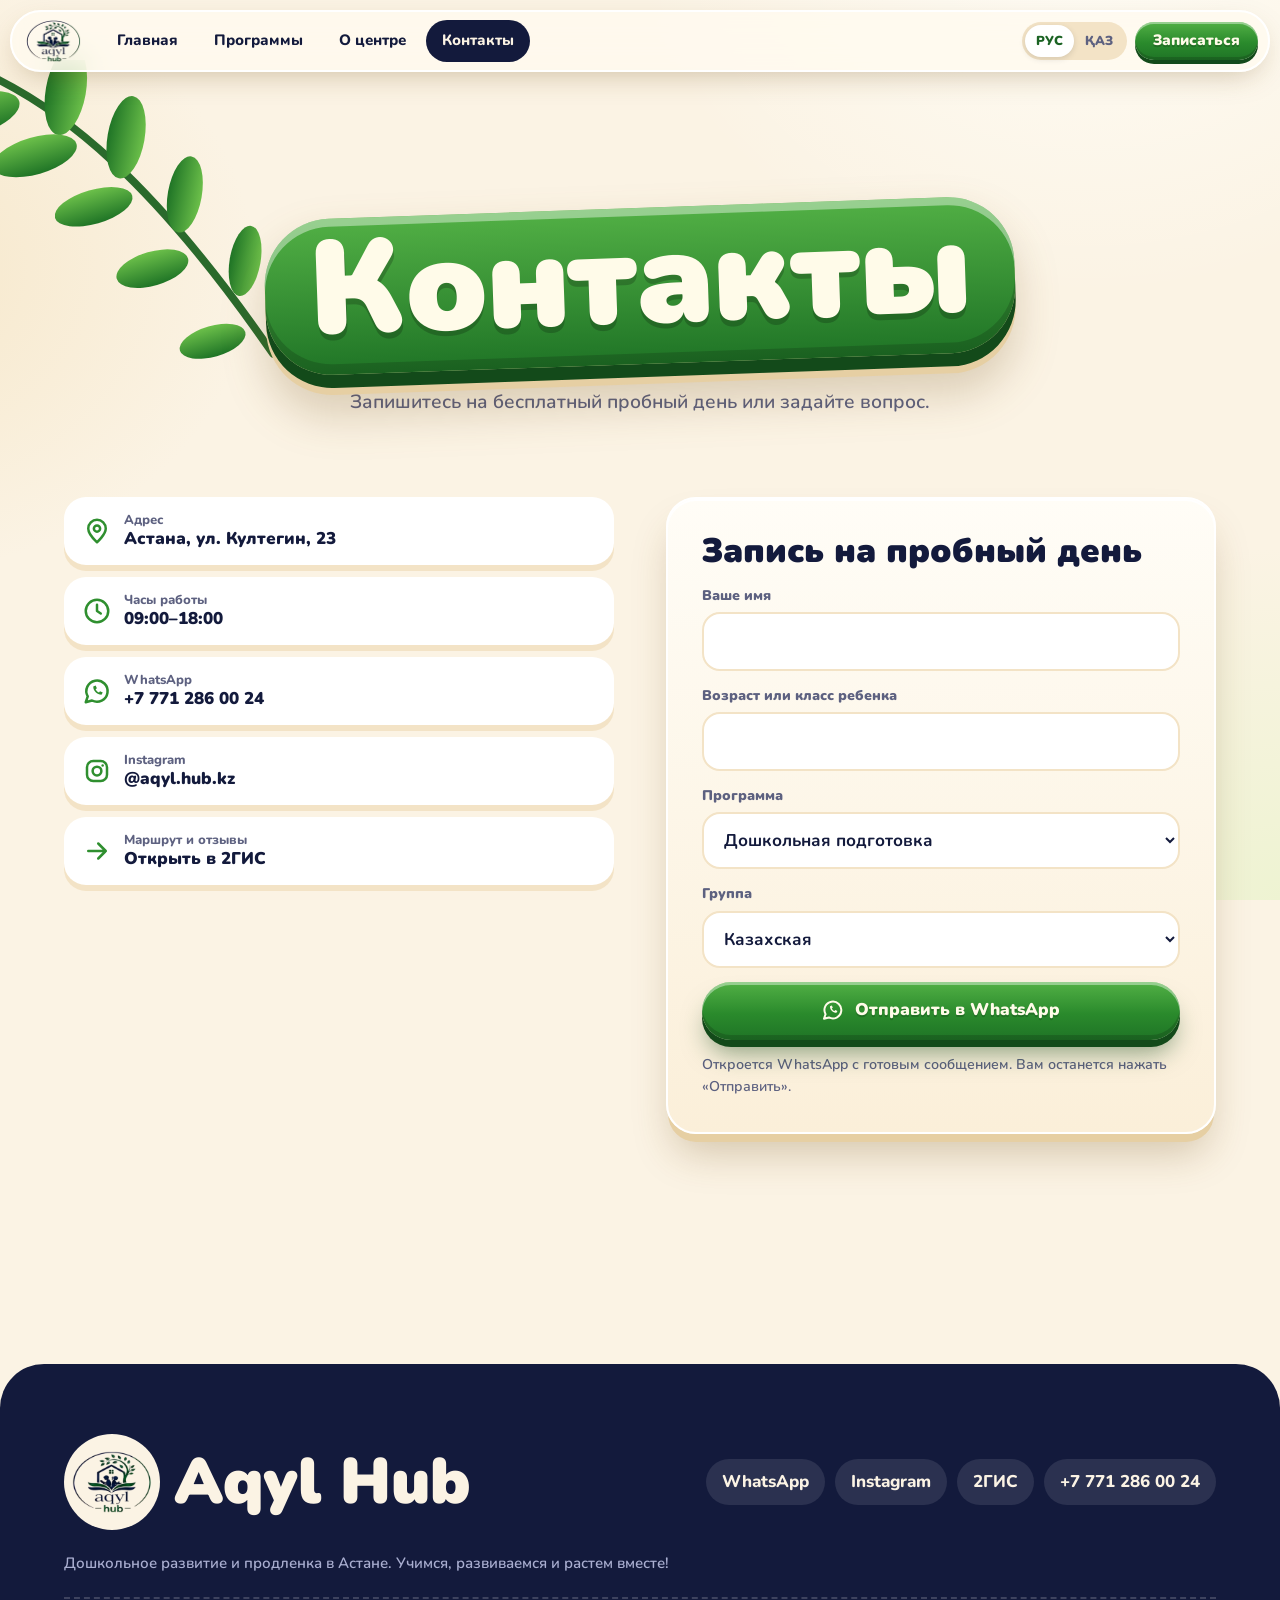
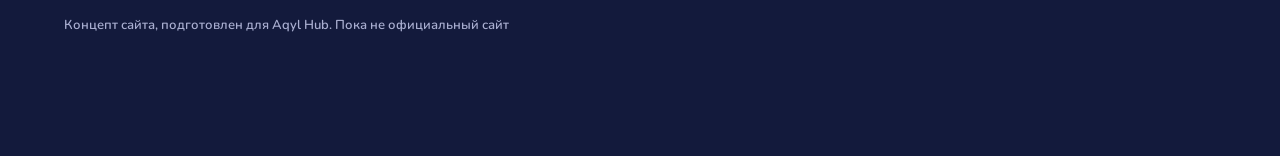
<file: contacts.html>
<!DOCTYPE html>
<html lang="ru">
<head>
<meta charset="utf-8">
<meta name="viewport" content="width=device-width, initial-scale=1, viewport-fit=cover">
<title>Контакты — Aqyl Hub, Астана</title>
<meta name="description" content="Aqyl Hub: Астана, ул. Култегин, 23. Часы работы 09:00–18:00. WhatsApp +7 771 286 00 24.">
<!-- ДЕМО: после продажи удалить следующую строку -->
<meta name="robots" content="noindex, nofollow">
<meta name="theme-color" content="#fbf3e4">
<link rel="icon" href="assets/img/favicon.png">
<link rel="stylesheet" href="css/style.css?v=2">
</head>
<body>
<svg class="sprite" aria-hidden="true"><defs><linearGradient id="gG" x1="0" y1="0" x2="0" y2="1"><stop offset="0" stop-color="#6cc04a"/><stop offset="1" stop-color="#1f7426"/></linearGradient><linearGradient id="gY" x1="0" y1="0" x2="0" y2="1"><stop offset="0" stop-color="#ffe07a"/><stop offset="1" stop-color="#f5a623"/></linearGradient><linearGradient id="gSea" x1="0" y1="0" x2="0" y2="1"><stop offset="0" stop-color="#6fc3ff"/><stop offset="1" stop-color="#2567c9"/></linearGradient><linearGradient id="gC" x1="0" y1="0" x2="0" y2="1"><stop offset="0" stop-color="#fffdf6"/><stop offset="1" stop-color="#ecd7ad"/></linearGradient></defs><symbol id="i-bus" viewBox="0 0 24 24"><path d="M3 9a3 3 0 0 1 3-3h10a5 5 0 0 1 5 5v5H3zM3 12h18M9 6v6M15 6v6"/><circle cx="7" cy="17" r="2"/><circle cx="17" cy="17" r="2"/></symbol><symbol id="i-bowl" viewBox="0 0 24 24"><path d="M3 11h18a9 9 0 0 1-18 0zM8 7c0-1.500 1-1.500 1-3M12 7c0-1.500 1-1.500 1-3M16 7c0-1.500 1-1.500 1-3"/></symbol><symbol id="i-clock" viewBox="0 0 24 24"><circle cx="12" cy="12" r="9"/><path d="M12 7v5l3 2"/></symbol><symbol id="i-cam" viewBox="0 0 24 24"><path d="M3 8.500l11-3 1.500 5.500-11 3zM15.200 9.500l5 1.500M6.500 13.500V19H11M4 19h5"/></symbol><symbol id="i-book" viewBox="0 0 24 24"><path d="M12 6c-2-1.500-5-2-8-2v14c3 0 6 .5 8 2 2-1.500 5-2 8-2V4c-3 0-6 .5-8 2zM12 6v14"/></symbol><symbol id="i-abc" viewBox="0 0 24 24"><text x="12" y="17" text-anchor="middle" font-family="Nunito,sans-serif" font-weight="900" font-size="15" fill="currentColor" stroke="none">Aa</text></symbol><symbol id="i-chess" viewBox="0 0 24 24"><circle cx="12" cy="7" r="3"/><path d="M10.500 10c0 4-2.500 5-2.500 10h8c0-5-2.500-6-2.500-10M6.500 20h11"/></symbol><symbol id="i-bulb" viewBox="0 0 24 24"><path d="M9 18h6M10 21h4M12 3a6 6 0 0 0-4 10.500c.7.700 1 1.500 1 2.500h6c0-1 .3-1.800 1-2.500A6 6 0 0 0 12 3z"/></symbol><symbol id="i-talk" viewBox="0 0 24 24"><path d="M4 5h16v11H9l-5 4zM8.500 10.500h.01M12 10.500h.01M15.500 10.500h.01"/></symbol><symbol id="i-gift" viewBox="0 0 24 24"><path d="M4 11h16v9H4zM3 7h18v4H3zM12 7v13M12 7c-1.500-4-6-3-4.500 0M12 7c1.500-4 6-3 4.500 0"/></symbol><symbol id="i-key" viewBox="0 0 24 24"><circle cx="8" cy="15" r="4"/><path d="M11 12l8-8M16 7l3 3"/></symbol><symbol id="i-pin" viewBox="0 0 24 24"><path d="M12 21s7-6.200 7-11a7 7 0 1 0-14 0c0 4.800 7 11 7 11z"/><circle cx="12" cy="10" r="2.500"/></symbol><symbol id="i-cal" viewBox="0 0 24 24"><rect x="4" y="5" width="16" height="15" rx="2"/><path d="M4 10h16M8 3v4M16 3v4"/></symbol><symbol id="i-check" viewBox="0 0 24 24"><path d="M5 12.500l4.500 4.500L19 7.500"/></symbol><symbol id="i-crown" viewBox="0 0 24 24"><path d="M4 18h16l1-10-5 4-4-7-4 7-5-4z"/></symbol><symbol id="i-star" viewBox="0 0 24 24"><path d="M12 3l2.700 5.800 6.300.800-4.600 4.400 1.200 6.300L12 17.300 6.400 20.300l1.200-6.300L3 9.600l6.300-.800z"/></symbol><symbol id="i-users" viewBox="0 0 24 24"><circle cx="9" cy="8" r="3"/><circle cx="17" cy="9" r="2.500"/><path d="M3 20c0-3.500 2.500-6 6-6s6 2.500 6 6M15.500 14c3 0 5.500 2 5.500 6"/></symbol><symbol id="i-heart" viewBox="0 0 24 24"><path d="M12 20s-8-5-8-11a4.500 4.500 0 0 1 8-2.800A4.500 4.500 0 0 1 20 9c0 6-8 11-8 11z"/></symbol><symbol id="i-cap" viewBox="0 0 24 24"><path d="M2 9l10-5 10 5-10 5zM6 11.500V16c0 1.500 3 3 6 3s6-1.500 6-3v-4.500M22 9v5"/></symbol><symbol id="i-calc" viewBox="0 0 24 24"><rect x="5" y="3" width="14" height="18" rx="2"/><path d="M8 7h8M8 12h.01M12 12h.01M16 12h.01M8 16h.01M12 16h.01M16 16h.01"/></symbol><symbol id="i-pen" viewBox="0 0 24 24"><path d="M4 20l1-4L16 5l3 3L8 19zM14 7l3 3"/></symbol><symbol id="i-flag" viewBox="0 0 24 24"><path d="M5 21V4M5 4h12l-2 4 2 4H5"/></symbol><symbol id="i-insta" viewBox="0 0 24 24"><rect x="4" y="4" width="16" height="16" rx="5"/><circle cx="12" cy="12" r="3.500"/><path d="M16.500 7.500h.01"/></symbol><symbol id="i-arrow" viewBox="0 0 24 24"><path d="M5 12h14M13 6l6 6-6 6"/></symbol><symbol id="i-wa" viewBox="0 0 24 24"><path d="M3 21l1.600-4.700A8.500 8.500 0 1 1 8 19.600L3 21z"/><path d="M9 8.400c0 3.600 3 6.600 6.600 6.600l1-1.800-2.200-1-.8 1c-1.200-.5-2.200-1.500-2.700-2.700l1-.8-1-2.200L9 8.400z" fill="currentColor" stroke="none"/></symbol><symbol id="i-phone" viewBox="0 0 24 24"><path d="M5 4h4l2 5-2.500 1.500a11 11 0 0 0 5 5L15 13l5 2v4a2 2 0 0 1-2 2A16 16 0 0 1 3 6a2 2 0 0 1 2-2z"/></symbol><symbol id="i-spark" viewBox="0 0 24 24"><path d="M12 2c.6 5 2.400 7 8 8-5.600 1-7.400 3-8 8-.6-5-2.400-7-8-8 5.600-1 7.400-3 8-8z" fill="currentColor" stroke="none"/></symbol><symbol id="t-globe" viewBox="0 0 120 120"><ellipse cx="60" cy="111" rx="28" ry="6" fill="#131a3c"/><rect x="55" y="90" width="10" height="18" rx="3" fill="#27306a"/><circle cx="60" cy="52" r="42" fill="url(#gSea)"/><path d="M34 30c9-9 23-6 25 3s-7 11-5 20-11 13-18 4-8-20-2-27zM70 56c9-4 20 0 18 11s-11 17-18 11-6-17 0-22z" fill="url(#gG)"/><ellipse cx="44" cy="30" rx="14" ry="8" fill="#fff" opacity=".35" transform="rotate(-30 44 30)"/></symbol><symbol id="t-pencils" viewBox="0 0 120 120"><g transform="rotate(-10 48 50)"><rect x="42" y="18" width="12" height="60" fill="url(#gY)"/><path d="M42 18l6-14 6 14z" fill="#f3d9a8"/><path d="M46 9l2-5 2 5z" fill="#131a3c"/></g><g transform="rotate(4 62 50)"><rect x="56" y="12" width="12" height="66" fill="url(#gG)"/><path d="M56 12l6-13 6 13z" fill="#f3d9a8"/></g><g transform="rotate(16 76 50)"><rect x="70" y="20" width="12" height="60" fill="url(#gSea)"/><path d="M70 20l6-13 6 13z" fill="#f3d9a8"/></g><path d="M30 60h60l-7 50a7 7 0 0 1-7 6H44a7 7 0 0 1-7-6z" fill="url(#gC)" stroke="#fff" stroke-width="2"/><ellipse cx="46" cy="76" rx="5" ry="12" fill="#fff" opacity=".5"/></symbol><symbol id="t-books" viewBox="0 0 120 120"><rect x="8" y="80" width="104" height="26" rx="7" fill="url(#gG)"/><rect x="16" y="86" width="92" height="14" rx="3" fill="#fff6df"/><rect x="18" y="54" width="92" height="26" rx="7" fill="url(#gY)"/><rect x="24" y="60" width="82" height="14" rx="3" fill="#fff6df"/><rect x="10" y="28" width="98" height="26" rx="7" fill="url(#gSea)"/><rect x="16" y="34" width="88" height="14" rx="3" fill="#fff6df"/></symbol><symbol id="t-cube" viewBox="0 0 120 120"><rect x="12" y="12" width="96" height="96" rx="22" fill="url(#gY)" stroke="#fff" stroke-width="3"/><rect x="24" y="24" width="72" height="72" rx="14" fill="#fff6df"/><text x="60" y="84" text-anchor="middle" font-family="Nunito,sans-serif" font-weight="1000" font-size="66" fill="#2f8f2f">A</text></symbol><symbol id="t-leaves" viewBox="0 0 220 220"><path d="M4 6C60 30 120 80 196 190" fill="none" stroke="#2a6a2c" stroke-width="5" stroke-linecap="round"/><ellipse cx="3" cy="35" rx="30" ry="13" transform="rotate(-16 3 35)" fill="url(#gG)"/><ellipse cx="62" cy="20" rx="29" ry="13" transform="rotate(100 62 20)" fill="url(#gG)"/><ellipse cx="42" cy="62" rx="28" ry="12" transform="rotate(-16 42 62)" fill="url(#gG)"/><ellipse cx="101" cy="50" rx="27" ry="12" transform="rotate(100 101 50)" fill="url(#gG)"/><ellipse cx="80" cy="95" rx="26" ry="11" transform="rotate(-16 80 95)" fill="url(#gG)"/><ellipse cx="139" cy="87" rx="25" ry="11" transform="rotate(100 139 87)" fill="url(#gG)"/><ellipse cx="118" cy="135" rx="24" ry="11" transform="rotate(-16 118 135)" fill="url(#gG)"/><ellipse cx="178" cy="130" rx="23" ry="10" transform="rotate(100 178 130)" fill="url(#gG)"/><ellipse cx="157" cy="182" rx="22" ry="10" transform="rotate(-16 157 182)" fill="url(#gG)"/></symbol></svg>
<div class="loader" aria-hidden="true"><img src="assets/img/logo.png" alt=""><i></i></div>
<header class="header">
  <a class="logo" href="index.html" aria-label="Aqyl Hub"><img src="assets/img/logo.png" alt="Aqyl Hub"></a>
  <nav class="nav"><a href="index.html" data-i18n="nav_home">Главная</a><a href="programs.html" data-i18n="nav_prog">Программы</a><a href="center.html" data-i18n="nav_center">О центре</a><a href="contacts.html" class="active" data-i18n="nav_contacts">Контакты</a></nav>
  <div class="header__right">
    <div class="lang" role="group" aria-label="Язык"><button data-lang="ru" class="on">РУС</button><button data-lang="kz">ҚАЗ</button></div>
    <a class="btn btn--green btn--sm" href="https://wa.me/message/JJMIDLDBWJNTH1" target="_blank" rel="noopener" data-wa data-i18n="btn_trial_s">Записаться</a>
    <button class="burger" aria-label="Меню"><i></i><i></i></button>
  </div>
</header>
<main>
<section class="phead">
  <svg class="hero__leaf hero__leaf--l sway" viewBox="0 0 220 220" aria-hidden="true"><use href="#t-leaves"/></svg>
  <svg class="hero__leaf hero__leaf--r sway" viewBox="0 0 220 220" aria-hidden="true"><use href="#t-leaves"/></svg>
  <h1 class="poster" data-r="pop"><span class="gword" data-i18n="nav_contacts">Контакты</span></h1>
  <p class="lead" data-i18n="cont_lead" data-r style="--d:.15s">Запишитесь на бесплатный пробный день или задайте вопрос.</p>
</section>

<section class="section" style="padding-top:20px">
  <div class="block">
    <div class="info" data-r>
      <div class="fact"><svg class="ic" aria-hidden="true"><use href="#i-pin"/></svg><div><small data-i18n="i_addr">Адрес</small><span data-i18n="addr">Астана, ул. Култегин, 23</span></div></div>
      <div class="fact"><svg class="ic" aria-hidden="true"><use href="#i-clock"/></svg><div><small data-i18n="i_time">Часы работы</small>09:00–18:00</div></div>
      <a class="fact" href="https://wa.me/77712860024" target="_blank" rel="noopener"><svg class="ic" aria-hidden="true"><use href="#i-wa"/></svg><div><small>WhatsApp</small>+7 771 286 00 24</div></a>
      <a class="fact" href="https://www.instagram.com/aqyl.hub.kz" target="_blank" rel="noopener"><svg class="ic" aria-hidden="true"><use href="#i-insta"/></svg><div><small data-i18n="i_ig">Instagram</small>@aqyl.hub.kz</div></a>
      <a class="fact" href="https://2gis.kz/astana/search/Aqyl%20hub" target="_blank" rel="noopener"><svg class="ic" aria-hidden="true"><use href="#i-arrow"/></svg><div><small data-i18n="gis_s">Маршрут и отзывы</small><span data-i18n="i_gis">Открыть в 2ГИС</span></div></a>
    </div>
    <form class="card form" id="form" data-r style="--d:.1s">
      <h3 class="h3" data-i18n="form_h">Запись на пробный день</h3>
      <label><span data-i18n="fm_name">Ваше имя</span><input name="name" autocomplete="name" required></label>
      <label><span data-i18n="fm_age">Возраст или класс ребенка</span><input name="age"></label>
      <label><span data-i18n="fm_prog">Программа</span><select name="prog"><option data-i18n="pa">Дошкольная подготовка</option><option data-i18n="pb">Продленка</option></select></label>
      <label><span data-i18n="fm_lang">Группа</span><select name="grp"><option data-i18n="fm_kz">Казахская</option><option data-i18n="fm_ru">Русская</option></select></label>
      <button class="btn btn--green" type="submit"><svg class="ic" aria-hidden="true"><use href="#i-wa"/></svg><span data-i18n="fm_send">Отправить в WhatsApp</span></button>
      <small data-i18n="fm_note">Откроется WhatsApp с готовым сообщением. Вам останется нажать «Отправить».</small>
    </form>
  </div>
</section>
</main>
<footer class="footer">
  <div class="footer__top">
    <div class="footer__logo"><span><img src="assets/img/logo.png" alt=""></span>Aqyl Hub</div>
    <div class="footer__links"><a href="https://wa.me/message/JJMIDLDBWJNTH1" target="_blank" rel="noopener">WhatsApp</a><a href="https://www.instagram.com/aqyl.hub.kz" target="_blank" rel="noopener">Instagram</a><a href="https://2gis.kz/astana/search/Aqyl%20hub" target="_blank" rel="noopener">2ГИС</a><a href="tel:+77712860024">+7 771 286 00 24</a></div>
  </div>
  <p data-i18n="foot">Дошкольное развитие и продленка в Астане. Учимся, развиваемся и растем вместе!</p>
  <!-- ДЕМО: после продажи удалить следующую строку -->
  <p class="demo" data-i18n="demo">Концепт сайта, подготовлен для Aqyl Hub. Пока не официальный сайт</p>
</footer>
<div class="dock"><a class="btn btn--green" href="https://wa.me/message/JJMIDLDBWJNTH1" target="_blank" rel="noopener" data-wa><svg class="ic" aria-hidden="true"><use href="#i-wa"/></svg><span data-i18n="btn_trial">Пробный день бесплатно</span></a><a class="btn btn--cream" href="tel:+77712860024" aria-label="Позвонить"><svg class="ic" aria-hidden="true"><use href="#i-phone"/></svg></a></div>
<a class="btn btn--green fab" href="https://wa.me/message/JJMIDLDBWJNTH1" target="_blank" rel="noopener" data-wa><svg class="ic" aria-hidden="true"><use href="#i-wa"/></svg><span data-i18n="btn_trial">Пробный день бесплатно</span></a>
<script src="js/main.js"></script>
</body>
</html>
</file>
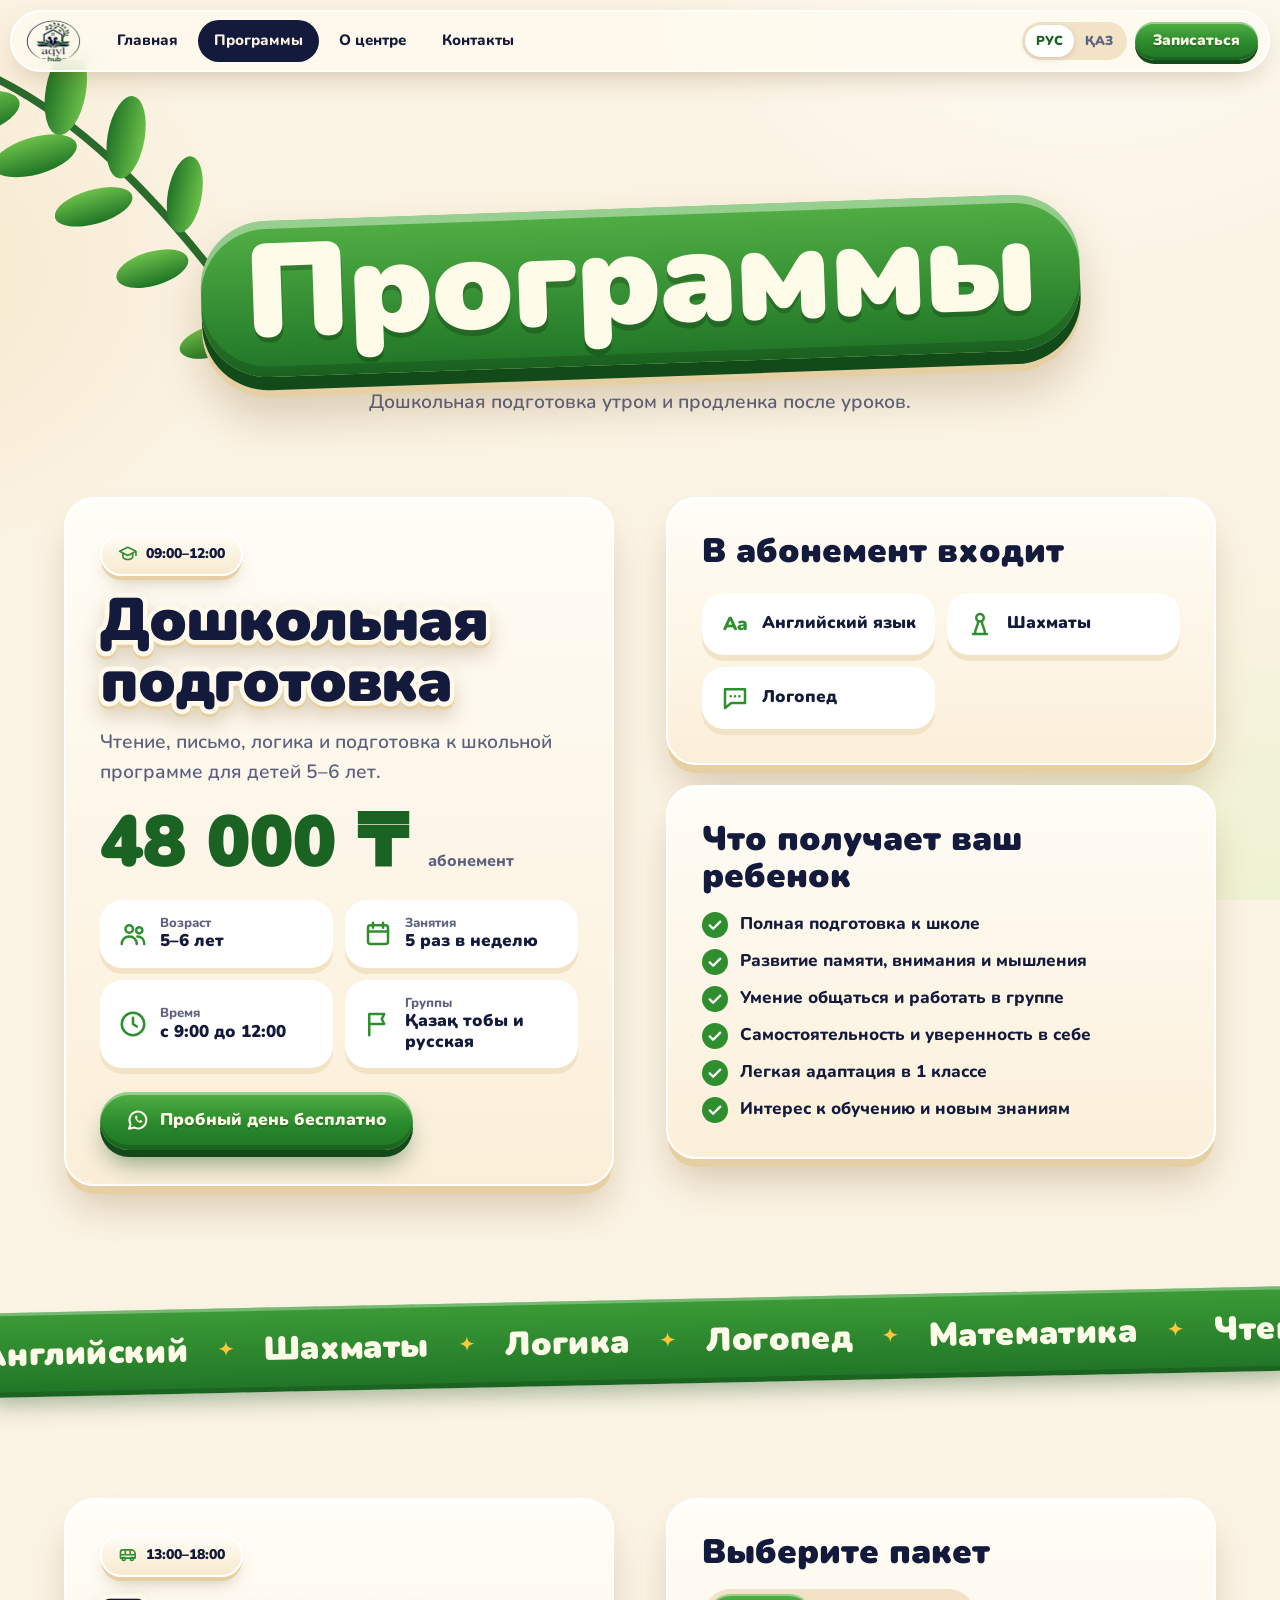
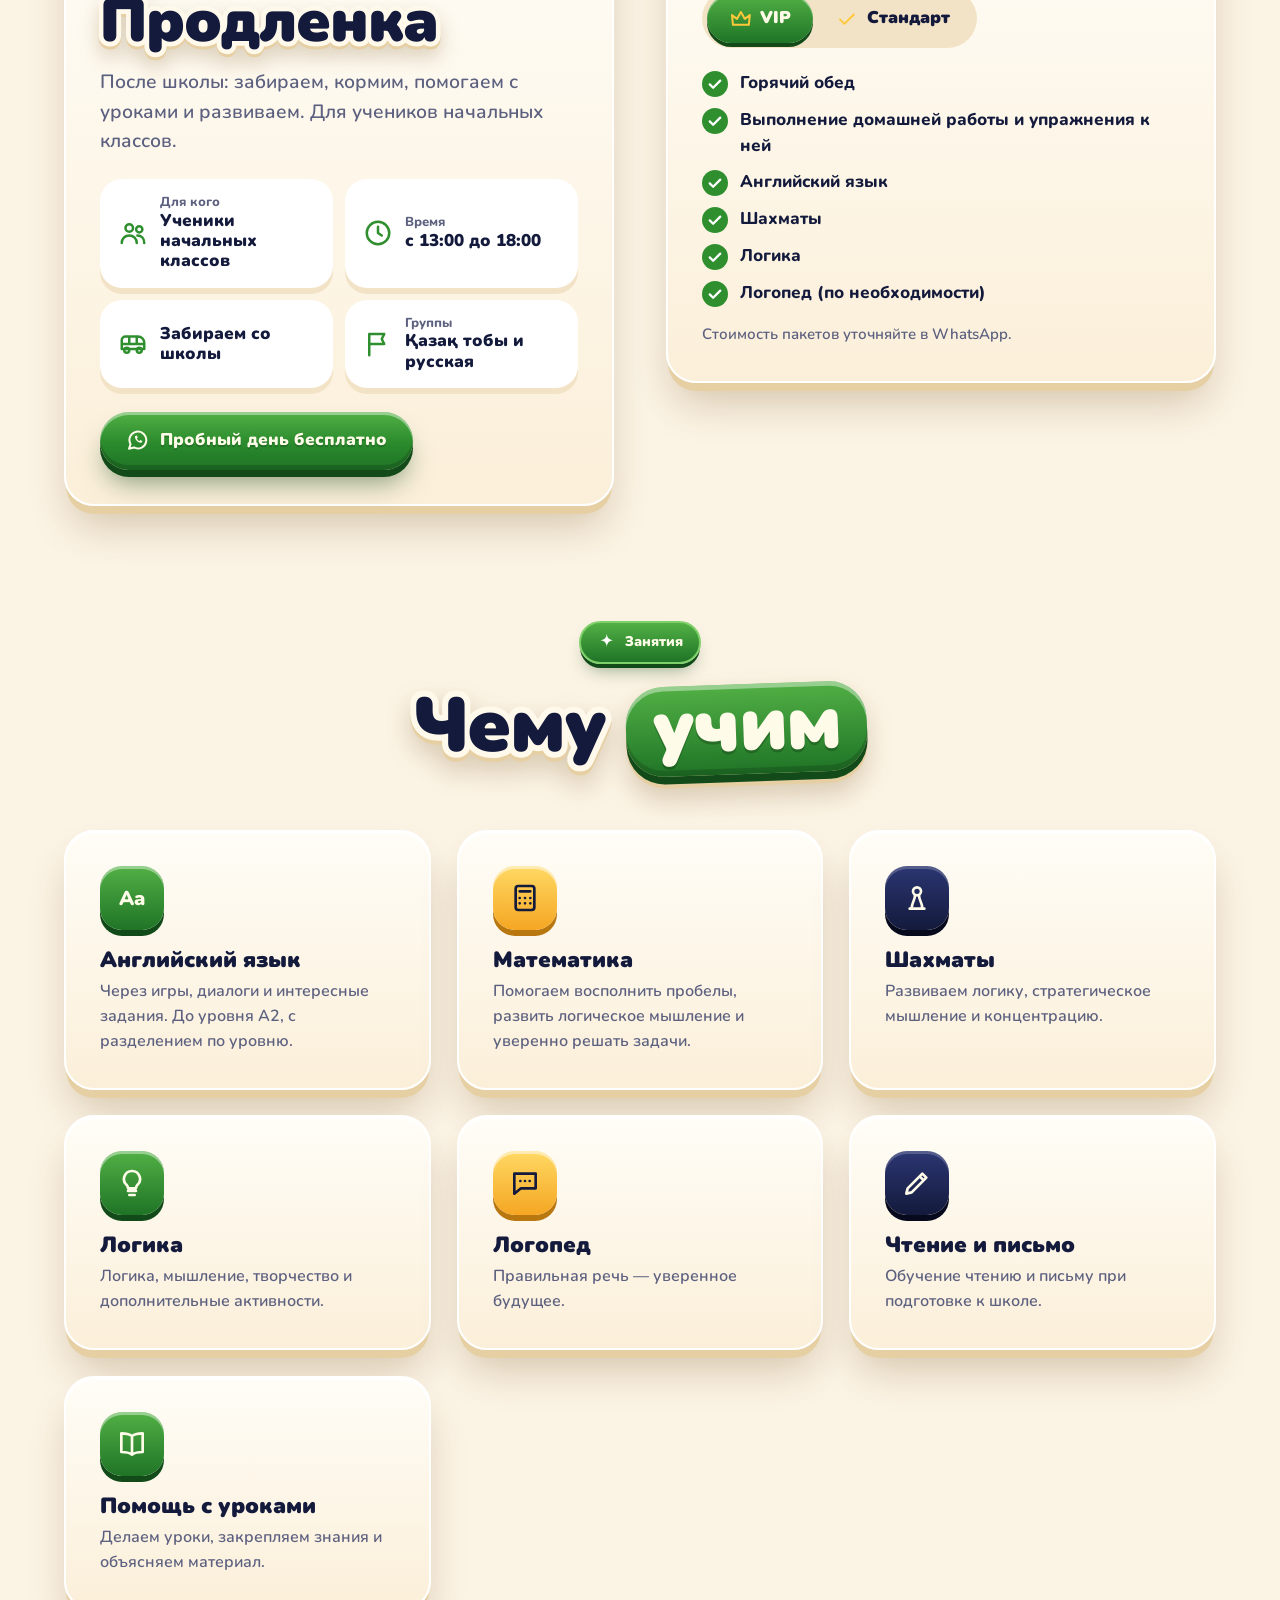
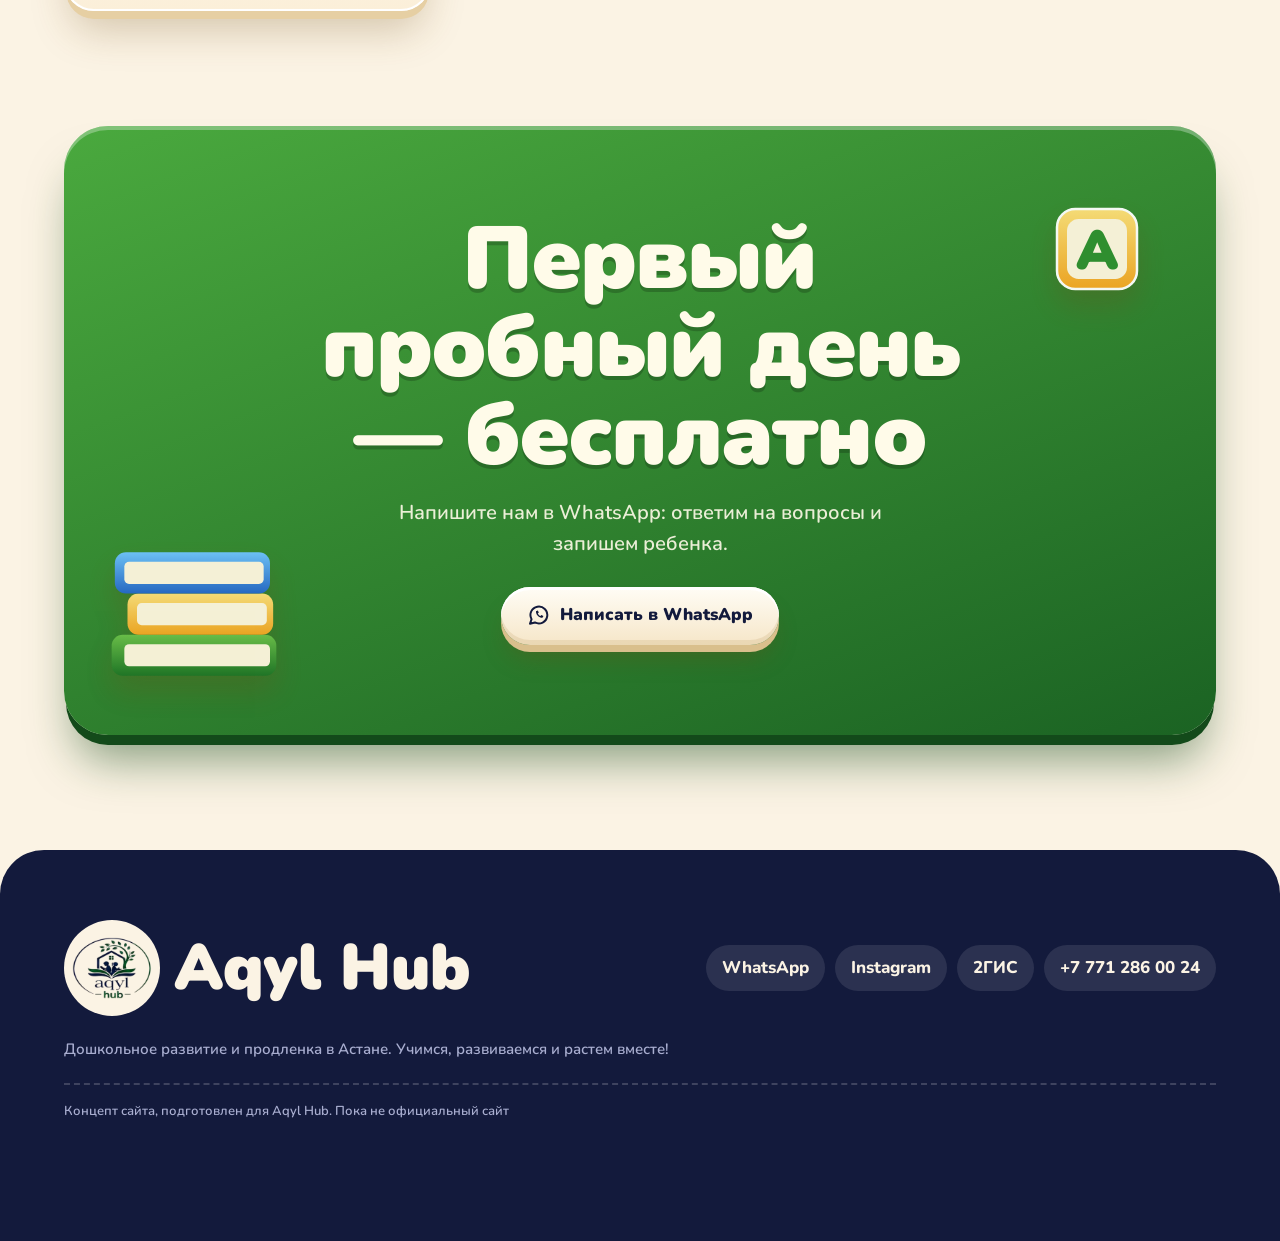
<file: programs.html>
<!DOCTYPE html>
<html lang="ru">
<head>
<meta charset="utf-8">
<meta name="viewport" content="width=device-width, initial-scale=1, viewport-fit=cover">
<title>Программы — Aqyl Hub, Астана</title>
<meta name="description" content="Дошкольная подготовка (48 000 тенге, 5 раз в неделю) и продленка VIP и Стандарт в Aqyl Hub. Английский, шахматы, логика, логопед.">
<!-- ДЕМО: после продажи удалить следующую строку -->
<meta name="robots" content="noindex, nofollow">
<meta name="theme-color" content="#fbf3e4">
<link rel="icon" href="assets/img/favicon.png">
<link rel="stylesheet" href="css/style.css?v=2">
</head>
<body>
<svg class="sprite" aria-hidden="true"><defs><linearGradient id="gG" x1="0" y1="0" x2="0" y2="1"><stop offset="0" stop-color="#6cc04a"/><stop offset="1" stop-color="#1f7426"/></linearGradient><linearGradient id="gY" x1="0" y1="0" x2="0" y2="1"><stop offset="0" stop-color="#ffe07a"/><stop offset="1" stop-color="#f5a623"/></linearGradient><linearGradient id="gSea" x1="0" y1="0" x2="0" y2="1"><stop offset="0" stop-color="#6fc3ff"/><stop offset="1" stop-color="#2567c9"/></linearGradient><linearGradient id="gC" x1="0" y1="0" x2="0" y2="1"><stop offset="0" stop-color="#fffdf6"/><stop offset="1" stop-color="#ecd7ad"/></linearGradient></defs><symbol id="i-bus" viewBox="0 0 24 24"><path d="M3 9a3 3 0 0 1 3-3h10a5 5 0 0 1 5 5v5H3zM3 12h18M9 6v6M15 6v6"/><circle cx="7" cy="17" r="2"/><circle cx="17" cy="17" r="2"/></symbol><symbol id="i-bowl" viewBox="0 0 24 24"><path d="M3 11h18a9 9 0 0 1-18 0zM8 7c0-1.500 1-1.500 1-3M12 7c0-1.500 1-1.500 1-3M16 7c0-1.500 1-1.500 1-3"/></symbol><symbol id="i-clock" viewBox="0 0 24 24"><circle cx="12" cy="12" r="9"/><path d="M12 7v5l3 2"/></symbol><symbol id="i-cam" viewBox="0 0 24 24"><path d="M3 8.500l11-3 1.500 5.500-11 3zM15.200 9.500l5 1.500M6.500 13.500V19H11M4 19h5"/></symbol><symbol id="i-book" viewBox="0 0 24 24"><path d="M12 6c-2-1.500-5-2-8-2v14c3 0 6 .5 8 2 2-1.500 5-2 8-2V4c-3 0-6 .5-8 2zM12 6v14"/></symbol><symbol id="i-abc" viewBox="0 0 24 24"><text x="12" y="17" text-anchor="middle" font-family="Nunito,sans-serif" font-weight="900" font-size="15" fill="currentColor" stroke="none">Aa</text></symbol><symbol id="i-chess" viewBox="0 0 24 24"><circle cx="12" cy="7" r="3"/><path d="M10.500 10c0 4-2.500 5-2.500 10h8c0-5-2.500-6-2.500-10M6.500 20h11"/></symbol><symbol id="i-bulb" viewBox="0 0 24 24"><path d="M9 18h6M10 21h4M12 3a6 6 0 0 0-4 10.500c.7.700 1 1.500 1 2.500h6c0-1 .3-1.800 1-2.500A6 6 0 0 0 12 3z"/></symbol><symbol id="i-talk" viewBox="0 0 24 24"><path d="M4 5h16v11H9l-5 4zM8.500 10.500h.01M12 10.500h.01M15.500 10.500h.01"/></symbol><symbol id="i-gift" viewBox="0 0 24 24"><path d="M4 11h16v9H4zM3 7h18v4H3zM12 7v13M12 7c-1.500-4-6-3-4.500 0M12 7c1.500-4 6-3 4.500 0"/></symbol><symbol id="i-key" viewBox="0 0 24 24"><circle cx="8" cy="15" r="4"/><path d="M11 12l8-8M16 7l3 3"/></symbol><symbol id="i-pin" viewBox="0 0 24 24"><path d="M12 21s7-6.200 7-11a7 7 0 1 0-14 0c0 4.800 7 11 7 11z"/><circle cx="12" cy="10" r="2.500"/></symbol><symbol id="i-cal" viewBox="0 0 24 24"><rect x="4" y="5" width="16" height="15" rx="2"/><path d="M4 10h16M8 3v4M16 3v4"/></symbol><symbol id="i-check" viewBox="0 0 24 24"><path d="M5 12.500l4.500 4.500L19 7.500"/></symbol><symbol id="i-crown" viewBox="0 0 24 24"><path d="M4 18h16l1-10-5 4-4-7-4 7-5-4z"/></symbol><symbol id="i-star" viewBox="0 0 24 24"><path d="M12 3l2.700 5.800 6.300.800-4.600 4.400 1.200 6.300L12 17.300 6.400 20.300l1.200-6.300L3 9.600l6.300-.800z"/></symbol><symbol id="i-users" viewBox="0 0 24 24"><circle cx="9" cy="8" r="3"/><circle cx="17" cy="9" r="2.500"/><path d="M3 20c0-3.500 2.500-6 6-6s6 2.500 6 6M15.500 14c3 0 5.500 2 5.500 6"/></symbol><symbol id="i-heart" viewBox="0 0 24 24"><path d="M12 20s-8-5-8-11a4.500 4.500 0 0 1 8-2.800A4.500 4.500 0 0 1 20 9c0 6-8 11-8 11z"/></symbol><symbol id="i-cap" viewBox="0 0 24 24"><path d="M2 9l10-5 10 5-10 5zM6 11.500V16c0 1.500 3 3 6 3s6-1.500 6-3v-4.500M22 9v5"/></symbol><symbol id="i-calc" viewBox="0 0 24 24"><rect x="5" y="3" width="14" height="18" rx="2"/><path d="M8 7h8M8 12h.01M12 12h.01M16 12h.01M8 16h.01M12 16h.01M16 16h.01"/></symbol><symbol id="i-pen" viewBox="0 0 24 24"><path d="M4 20l1-4L16 5l3 3L8 19zM14 7l3 3"/></symbol><symbol id="i-flag" viewBox="0 0 24 24"><path d="M5 21V4M5 4h12l-2 4 2 4H5"/></symbol><symbol id="i-insta" viewBox="0 0 24 24"><rect x="4" y="4" width="16" height="16" rx="5"/><circle cx="12" cy="12" r="3.500"/><path d="M16.500 7.500h.01"/></symbol><symbol id="i-arrow" viewBox="0 0 24 24"><path d="M5 12h14M13 6l6 6-6 6"/></symbol><symbol id="i-wa" viewBox="0 0 24 24"><path d="M3 21l1.600-4.700A8.500 8.500 0 1 1 8 19.600L3 21z"/><path d="M9 8.400c0 3.600 3 6.600 6.600 6.600l1-1.800-2.200-1-.8 1c-1.200-.5-2.200-1.500-2.700-2.700l1-.8-1-2.200L9 8.400z" fill="currentColor" stroke="none"/></symbol><symbol id="i-phone" viewBox="0 0 24 24"><path d="M5 4h4l2 5-2.500 1.500a11 11 0 0 0 5 5L15 13l5 2v4a2 2 0 0 1-2 2A16 16 0 0 1 3 6a2 2 0 0 1 2-2z"/></symbol><symbol id="i-spark" viewBox="0 0 24 24"><path d="M12 2c.6 5 2.400 7 8 8-5.600 1-7.400 3-8 8-.6-5-2.400-7-8-8 5.600-1 7.400-3 8-8z" fill="currentColor" stroke="none"/></symbol><symbol id="t-globe" viewBox="0 0 120 120"><ellipse cx="60" cy="111" rx="28" ry="6" fill="#131a3c"/><rect x="55" y="90" width="10" height="18" rx="3" fill="#27306a"/><circle cx="60" cy="52" r="42" fill="url(#gSea)"/><path d="M34 30c9-9 23-6 25 3s-7 11-5 20-11 13-18 4-8-20-2-27zM70 56c9-4 20 0 18 11s-11 17-18 11-6-17 0-22z" fill="url(#gG)"/><ellipse cx="44" cy="30" rx="14" ry="8" fill="#fff" opacity=".35" transform="rotate(-30 44 30)"/></symbol><symbol id="t-pencils" viewBox="0 0 120 120"><g transform="rotate(-10 48 50)"><rect x="42" y="18" width="12" height="60" fill="url(#gY)"/><path d="M42 18l6-14 6 14z" fill="#f3d9a8"/><path d="M46 9l2-5 2 5z" fill="#131a3c"/></g><g transform="rotate(4 62 50)"><rect x="56" y="12" width="12" height="66" fill="url(#gG)"/><path d="M56 12l6-13 6 13z" fill="#f3d9a8"/></g><g transform="rotate(16 76 50)"><rect x="70" y="20" width="12" height="60" fill="url(#gSea)"/><path d="M70 20l6-13 6 13z" fill="#f3d9a8"/></g><path d="M30 60h60l-7 50a7 7 0 0 1-7 6H44a7 7 0 0 1-7-6z" fill="url(#gC)" stroke="#fff" stroke-width="2"/><ellipse cx="46" cy="76" rx="5" ry="12" fill="#fff" opacity=".5"/></symbol><symbol id="t-books" viewBox="0 0 120 120"><rect x="8" y="80" width="104" height="26" rx="7" fill="url(#gG)"/><rect x="16" y="86" width="92" height="14" rx="3" fill="#fff6df"/><rect x="18" y="54" width="92" height="26" rx="7" fill="url(#gY)"/><rect x="24" y="60" width="82" height="14" rx="3" fill="#fff6df"/><rect x="10" y="28" width="98" height="26" rx="7" fill="url(#gSea)"/><rect x="16" y="34" width="88" height="14" rx="3" fill="#fff6df"/></symbol><symbol id="t-cube" viewBox="0 0 120 120"><rect x="12" y="12" width="96" height="96" rx="22" fill="url(#gY)" stroke="#fff" stroke-width="3"/><rect x="24" y="24" width="72" height="72" rx="14" fill="#fff6df"/><text x="60" y="84" text-anchor="middle" font-family="Nunito,sans-serif" font-weight="1000" font-size="66" fill="#2f8f2f">A</text></symbol><symbol id="t-leaves" viewBox="0 0 220 220"><path d="M4 6C60 30 120 80 196 190" fill="none" stroke="#2a6a2c" stroke-width="5" stroke-linecap="round"/><ellipse cx="3" cy="35" rx="30" ry="13" transform="rotate(-16 3 35)" fill="url(#gG)"/><ellipse cx="62" cy="20" rx="29" ry="13" transform="rotate(100 62 20)" fill="url(#gG)"/><ellipse cx="42" cy="62" rx="28" ry="12" transform="rotate(-16 42 62)" fill="url(#gG)"/><ellipse cx="101" cy="50" rx="27" ry="12" transform="rotate(100 101 50)" fill="url(#gG)"/><ellipse cx="80" cy="95" rx="26" ry="11" transform="rotate(-16 80 95)" fill="url(#gG)"/><ellipse cx="139" cy="87" rx="25" ry="11" transform="rotate(100 139 87)" fill="url(#gG)"/><ellipse cx="118" cy="135" rx="24" ry="11" transform="rotate(-16 118 135)" fill="url(#gG)"/><ellipse cx="178" cy="130" rx="23" ry="10" transform="rotate(100 178 130)" fill="url(#gG)"/><ellipse cx="157" cy="182" rx="22" ry="10" transform="rotate(-16 157 182)" fill="url(#gG)"/></symbol></svg>
<div class="loader" aria-hidden="true"><img src="assets/img/logo.png" alt=""><i></i></div>
<header class="header">
  <a class="logo" href="index.html" aria-label="Aqyl Hub"><img src="assets/img/logo.png" alt="Aqyl Hub"></a>
  <nav class="nav"><a href="index.html" data-i18n="nav_home">Главная</a><a href="programs.html" class="active" data-i18n="nav_prog">Программы</a><a href="center.html" data-i18n="nav_center">О центре</a><a href="contacts.html" data-i18n="nav_contacts">Контакты</a></nav>
  <div class="header__right">
    <div class="lang" role="group" aria-label="Язык"><button data-lang="ru" class="on">РУС</button><button data-lang="kz">ҚАЗ</button></div>
    <a class="btn btn--green btn--sm" href="https://wa.me/message/JJMIDLDBWJNTH1" target="_blank" rel="noopener" data-wa data-i18n="btn_trial_s">Записаться</a>
    <button class="burger" aria-label="Меню"><i></i><i></i></button>
  </div>
</header>
<main>
<section class="phead">
  <svg class="hero__leaf hero__leaf--l sway" viewBox="0 0 220 220" aria-hidden="true"><use href="#t-leaves"/></svg>
  <svg class="hero__leaf hero__leaf--r sway" viewBox="0 0 220 220" aria-hidden="true"><use href="#t-leaves"/></svg>
  <h1 class="poster" data-r="pop"><span class="gword" data-i18n="nav_prog">Программы</span></h1>
  <p class="lead" data-i18n="prog_lead" data-r style="--d:.15s">Дошкольная подготовка утром и продленка после уроков.</p>
</section>

<section class="section" id="pre" style="padding-top:20px">
  <div class="block">
    <div class="card" data-r>
      <span class="pill"><svg class="ic" aria-hidden="true"><use href="#i-cap"/></svg>09:00–12:00</span>
      <h2 class="poster" data-i18n="pa" style="font-size:clamp(34px,5vw,60px);margin-top:14px">Дошкольная подготовка</h2><p class="lead" data-i18n="pa_d">Чтение, письмо, логика и подготовка к школьной программе для детей 5–6 лет.</p>
      <div class="price">48 000 ₸ <small data-i18n="pa_price">абонемент</small></div>
      <div class="facts"><div class="fact"><svg class="ic" aria-hidden="true"><use href="#i-users"/></svg><div><small data-i18n="f_age">Возраст</small><span data-i18n="pa_f3">5–6 лет</span></div></div><div class="fact"><svg class="ic" aria-hidden="true"><use href="#i-cal"/></svg><div><small data-i18n="f_days">Занятия</small><span data-i18n="pa_f1">5 раз в неделю</span></div></div><div class="fact"><svg class="ic" aria-hidden="true"><use href="#i-clock"/></svg><div><small data-i18n="f_time">Время</small><span data-i18n="pa_f2">с 9:00 до 12:00</span></div></div><div class="fact"><svg class="ic" aria-hidden="true"><use href="#i-flag"/></svg><div><small data-i18n="f_lang">Группы</small><span data-i18n="f_lang_v">Қазақ тобы и русская</span></div></div></div>
      <div class="row" style="margin-top:24px"><a class="btn btn--green" href="https://wa.me/message/JJMIDLDBWJNTH1" target="_blank" rel="noopener" data-wa><svg class="ic" aria-hidden="true"><use href="#i-wa"/></svg><span data-i18n="btn_trial">Пробный день бесплатно</span></a></div>
    </div>
    <div>
      <div class="card" data-r style="--d:.1s"><h3 class="h3" data-i18n="inc">В абонемент входит</h3>
        <div class="facts"><div class="fact"><svg class="ic" aria-hidden="true"><use href="#i-abc"/></svg><span data-i18n="a_eng">Английский язык</span></div><div class="fact"><svg class="ic" aria-hidden="true"><use href="#i-chess"/></svg><span data-i18n="a_chess">Шахматы</span></div><div class="fact"><svg class="ic" aria-hidden="true"><use href="#i-talk"/></svg><span data-i18n="a_logo">Логопед</span></div></div></div>
      <div class="card" data-r style="--d:.2s;margin-top:20px"><h3 class="h3" data-i18n="gets">Что получает ваш ребенок</h3><ul class="checks"><li><svg class="ic" aria-hidden="true"><use href="#i-check"/></svg><span data-i18n="g1">Полная подготовка к школе</span></li><li><svg class="ic" aria-hidden="true"><use href="#i-check"/></svg><span data-i18n="g2">Развитие памяти, внимания и мышления</span></li><li><svg class="ic" aria-hidden="true"><use href="#i-check"/></svg><span data-i18n="g3">Умение общаться и работать в группе</span></li><li><svg class="ic" aria-hidden="true"><use href="#i-check"/></svg><span data-i18n="g4">Самостоятельность и уверенность в себе</span></li><li><svg class="ic" aria-hidden="true"><use href="#i-check"/></svg><span data-i18n="g5">Легкая адаптация в 1 классе</span></li><li><svg class="ic" aria-hidden="true"><use href="#i-check"/></svg><span data-i18n="g6">Интерес к обучению и новым знаниям</span></li></ul></div>
    </div>
  </div>
</section>
<div class="marquee" aria-hidden="true"><div class="marquee__track"><span data-i18n="mq1">Английский</span><svg class="" aria-hidden="true"><use href="#i-spark"/></svg><span data-i18n="mq2">Шахматы</span><svg class="" aria-hidden="true"><use href="#i-spark"/></svg><span data-i18n="mq3">Логика</span><svg class="" aria-hidden="true"><use href="#i-spark"/></svg><span data-i18n="mq4">Логопед</span><svg class="" aria-hidden="true"><use href="#i-spark"/></svg><span data-i18n="mq5">Математика</span><svg class="" aria-hidden="true"><use href="#i-spark"/></svg><span data-i18n="mq6">Чтение и письмо</span><svg class="" aria-hidden="true"><use href="#i-spark"/></svg><span data-i18n="mq7">Домашние задания</span><svg class="" aria-hidden="true"><use href="#i-spark"/></svg></div><div class="marquee__track"><span data-i18n="mq1">Английский</span><svg class="" aria-hidden="true"><use href="#i-spark"/></svg><span data-i18n="mq2">Шахматы</span><svg class="" aria-hidden="true"><use href="#i-spark"/></svg><span data-i18n="mq3">Логика</span><svg class="" aria-hidden="true"><use href="#i-spark"/></svg><span data-i18n="mq4">Логопед</span><svg class="" aria-hidden="true"><use href="#i-spark"/></svg><span data-i18n="mq5">Математика</span><svg class="" aria-hidden="true"><use href="#i-spark"/></svg><span data-i18n="mq6">Чтение и письмо</span><svg class="" aria-hidden="true"><use href="#i-spark"/></svg><span data-i18n="mq7">Домашние задания</span><svg class="" aria-hidden="true"><use href="#i-spark"/></svg></div><div class="marquee__track"><span data-i18n="mq1">Английский</span><svg class="" aria-hidden="true"><use href="#i-spark"/></svg><span data-i18n="mq2">Шахматы</span><svg class="" aria-hidden="true"><use href="#i-spark"/></svg><span data-i18n="mq3">Логика</span><svg class="" aria-hidden="true"><use href="#i-spark"/></svg><span data-i18n="mq4">Логопед</span><svg class="" aria-hidden="true"><use href="#i-spark"/></svg><span data-i18n="mq5">Математика</span><svg class="" aria-hidden="true"><use href="#i-spark"/></svg><span data-i18n="mq6">Чтение и письмо</span><svg class="" aria-hidden="true"><use href="#i-spark"/></svg><span data-i18n="mq7">Домашние задания</span><svg class="" aria-hidden="true"><use href="#i-spark"/></svg></div></div>
<section class="section" id="after">
  <div class="block">
    <div class="card" data-r>
      <span class="pill"><svg class="ic" aria-hidden="true"><use href="#i-bus"/></svg>13:00–18:00</span>
      <h2 class="poster" data-i18n="pb" style="font-size:clamp(34px,5vw,60px);margin-top:14px">Продленка</h2><p class="lead" data-i18n="pb_d">После школы: забираем, кормим, помогаем с уроками и развиваем. Для учеников начальных классов.</p>
      <div class="facts"><div class="fact"><svg class="ic" aria-hidden="true"><use href="#i-users"/></svg><div><small data-i18n="f_who">Для кого</small><span data-i18n="f_who_v">Ученики начальных классов</span></div></div><div class="fact"><svg class="ic" aria-hidden="true"><use href="#i-clock"/></svg><div><small data-i18n="f_time">Время</small><span data-i18n="pb_f1">с 13:00 до 18:00</span></div></div><div class="fact"><svg class="ic" aria-hidden="true"><use href="#i-bus"/></svg><span data-i18n="pb_f2">Забираем со школы</span></div><div class="fact"><svg class="ic" aria-hidden="true"><use href="#i-flag"/></svg><div><small data-i18n="f_lang">Группы</small><span data-i18n="f_lang_v">Қазақ тобы и русская</span></div></div></div>
      <div class="row" style="margin-top:24px"><a class="btn btn--green" href="https://wa.me/message/JJMIDLDBWJNTH1" target="_blank" rel="noopener" data-wa><svg class="ic" aria-hidden="true"><use href="#i-wa"/></svg><span data-i18n="btn_trial">Пробный день бесплатно</span></a></div>
    </div>
    <div class="card" data-r style="--d:.1s">
      <h3 class="h3" data-i18n="pack">Выберите пакет</h3>
      <div class="tabs" id="packs"><button class="on" data-p="vip"><svg class="ic" aria-hidden="true"><use href="#i-crown"/></svg>VIP</button><button data-p="std"><svg class="ic" aria-hidden="true"><use href="#i-check"/></svg><span data-i18n="std">Стандарт</span></button></div>
      <ul class="checks" id="pack-list"><li data-vip="1"><svg class="ic" aria-hidden="true"><use href="#i-check"/></svg><span data-i18n="k1">Горячий обед</span></li><li data-vip="0"><svg class="ic" aria-hidden="true"><use href="#i-check"/></svg><span data-i18n="k2">Выполнение домашней работы и упражнения к ней</span></li><li data-vip="1"><svg class="ic" aria-hidden="true"><use href="#i-check"/></svg><span data-i18n="k3">Английский язык</span></li><li data-vip="1"><svg class="ic" aria-hidden="true"><use href="#i-check"/></svg><span data-i18n="k4">Шахматы</span></li><li data-vip="1"><svg class="ic" aria-hidden="true"><use href="#i-check"/></svg><span data-i18n="k5">Логика</span></li><li data-vip="1"><svg class="ic" aria-hidden="true"><use href="#i-check"/></svg><span data-i18n="k6">Логопед (по необходимости)</span></li></ul>
      <p class="lead" data-i18n="pack_note" style="font-size:15px">Стоимость пакетов уточняйте в WhatsApp.</p>
    </div>
  </div>
</section>
<section class="section" style="padding-top:0">
  <div class="center" data-r><span class="pill pill--green kicker"><svg class="ic" aria-hidden="true"><use href="#i-spark"/></svg><span data-i18n="subj_k">Занятия</span></span><h2 class="poster h2" data-i18n="subj_h">Чему <span class="gword">учим</span></h2></div>
  <div class="subj"><div class="card feat" data-r style="--d:0.00s"><div class="feat__ic"><svg class="ic" aria-hidden="true"><use href="#i-abc"/></svg></div><h3 data-i18n="a_eng">Английский язык</h3><p data-i18n="j1d">Через игры, диалоги и интересные задания. До уровня A2, с разделением по уровню.</p></div><div class="card feat" data-r style="--d:0.08s"><div class="feat__ic"><svg class="ic" aria-hidden="true"><use href="#i-calc"/></svg></div><h3 data-i18n="j2">Математика</h3><p data-i18n="j2d">Помогаем восполнить пробелы, развить логическое мышление и уверенно решать задачи.</p></div><div class="card feat" data-r style="--d:0.16s"><div class="feat__ic"><svg class="ic" aria-hidden="true"><use href="#i-chess"/></svg></div><h3 data-i18n="a_chess">Шахматы</h3><p data-i18n="j3d">Развиваем логику, стратегическое мышление и концентрацию.</p></div><div class="card feat" data-r style="--d:0.00s"><div class="feat__ic"><svg class="ic" aria-hidden="true"><use href="#i-bulb"/></svg></div><h3 data-i18n="j4">Логика</h3><p data-i18n="j4d">Логика, мышление, творчество и дополнительные активности.</p></div><div class="card feat" data-r style="--d:0.08s"><div class="feat__ic"><svg class="ic" aria-hidden="true"><use href="#i-talk"/></svg></div><h3 data-i18n="a_logo">Логопед</h3><p data-i18n="j5d">Правильная речь — уверенное будущее.</p></div><div class="card feat" data-r style="--d:0.16s"><div class="feat__ic"><svg class="ic" aria-hidden="true"><use href="#i-pen"/></svg></div><h3 data-i18n="j6">Чтение и письмо</h3><p data-i18n="j6d">Обучение чтению и письму при подготовке к школе.</p></div><div class="card feat" data-r style="--d:0.00s"><div class="feat__ic"><svg class="ic" aria-hidden="true"><use href="#i-book"/></svg></div><h3 data-i18n="j7">Помощь с уроками</h3><p data-i18n="j7d">Делаем уроки, закрепляем знания и объясняем материал.</p></div></div>
</section>
<section class="cta" data-r>
  <div class="toy toy--globe float" style="--t:7s;left:3%;bottom:6%"><svg viewBox="0 0 120 120" aria-hidden="true"><use href="#t-books"/></svg></div><div class="toy toy--cube float" style="--t:5s;right:6%;top:12%;display:block"><svg viewBox="0 0 120 120" aria-hidden="true"><use href="#t-cube"/></svg></div>
  <h2 data-i18n="cta_h">Первый пробный день — бесплатно</h2><p data-i18n="cta_p">Напишите нам в WhatsApp: ответим на вопросы и запишем ребенка.</p>
  <div class="hero__btns"><a class="btn btn--cream" href="https://wa.me/message/JJMIDLDBWJNTH1" target="_blank" rel="noopener" data-wa><svg class="ic" aria-hidden="true"><use href="#i-wa"/></svg><span data-i18n="btn_wa">Написать в WhatsApp</span></a></div>
</section>

</main>
<footer class="footer">
  <div class="footer__top">
    <div class="footer__logo"><span><img src="assets/img/logo.png" alt=""></span>Aqyl Hub</div>
    <div class="footer__links"><a href="https://wa.me/message/JJMIDLDBWJNTH1" target="_blank" rel="noopener">WhatsApp</a><a href="https://www.instagram.com/aqyl.hub.kz" target="_blank" rel="noopener">Instagram</a><a href="https://2gis.kz/astana/search/Aqyl%20hub" target="_blank" rel="noopener">2ГИС</a><a href="tel:+77712860024">+7 771 286 00 24</a></div>
  </div>
  <p data-i18n="foot">Дошкольное развитие и продленка в Астане. Учимся, развиваемся и растем вместе!</p>
  <!-- ДЕМО: после продажи удалить следующую строку -->
  <p class="demo" data-i18n="demo">Концепт сайта, подготовлен для Aqyl Hub. Пока не официальный сайт</p>
</footer>
<div class="dock"><a class="btn btn--green" href="https://wa.me/message/JJMIDLDBWJNTH1" target="_blank" rel="noopener" data-wa><svg class="ic" aria-hidden="true"><use href="#i-wa"/></svg><span data-i18n="btn_trial">Пробный день бесплатно</span></a><a class="btn btn--cream" href="tel:+77712860024" aria-label="Позвонить"><svg class="ic" aria-hidden="true"><use href="#i-phone"/></svg></a></div>
<a class="btn btn--green fab" href="https://wa.me/message/JJMIDLDBWJNTH1" target="_blank" rel="noopener" data-wa><svg class="ic" aria-hidden="true"><use href="#i-wa"/></svg><span data-i18n="btn_trial">Пробный день бесплатно</span></a>
<script src="js/main.js"></script>
</body>
</html>
</file>
<file: css/style.css>
/* Aqyl Hub — оформление и анимации */
@font-face{font-family:"Nunito";font-style:normal;font-weight:200 1000;font-display:swap;src:url("../assets/fonts/nunito-cyrillic-ext-wght-normal.woff2") format("woff2");unicode-range:U+0460-052F,U+1C80-1C8A,U+20B4,U+2DE0-2DFF,U+A640-A69F,U+FE2E-FE2F}
@font-face{font-family:"Nunito";font-style:normal;font-weight:200 1000;font-display:swap;src:url("../assets/fonts/nunito-cyrillic-wght-normal.woff2") format("woff2");unicode-range:U+0301,U+0400-045F,U+0490-0491,U+04B0-04B1,U+2116}
@font-face{font-family:"Nunito";font-style:normal;font-weight:200 1000;font-display:swap;src:url("../assets/fonts/nunito-latin-wght-normal.woff2") format("woff2");unicode-range:U+0000-00FF,U+0131,U+0152-0153,U+02BB-02BC,U+02C6,U+02DA,U+02DC,U+0304,U+0308,U+0329,U+2000-206F,U+20AC,U+2122,U+2191,U+2193,U+2212,U+2215,U+FEFF,U+FFFD}

:root{
  --cream:#fbf3e4; --cream2:#f3e3c6; --card:#fffaf0; --navy:#131a3c; --muted:#5d6180;
  --green:#2f8f2f; --green-d:#1b6323; --green-dd:#134a1a; --lime:#bfe66f; --yellow:#ffc83a; --sand:#e6cfa3;
  --pad:clamp(18px,5vw,72px); --ease:cubic-bezier(.2,.8,.2,1); --spring:cubic-bezier(.34,1.56,.64,1);
  --shadow:0 2px 0 #fff inset,0 10px 0 -2px var(--sand),0 26px 40px -8px rgba(110,75,20,.28);
}
*{box-sizing:border-box;margin:0;padding:0}
html{scroll-behavior:smooth;-webkit-text-size-adjust:100%}
body{font-family:"Nunito",system-ui,sans-serif;font-size:17px;line-height:1.55;font-weight:600;color:var(--navy);background:var(--cream);overflow-x:hidden;-webkit-font-smoothing:antialiased;padding-bottom:env(safe-area-inset-bottom)}
body::before{content:"";position:fixed;inset:0;z-index:-1;background:radial-gradient(60vmax 50vmax at 85% -10%,#fffdf6 0,transparent 60%),radial-gradient(50vmax 40vmax at -10% 30%,#f6e7c9 0,transparent 60%),radial-gradient(60vmax 50vmax at 100% 100%,#eef3d2 0,transparent 55%),var(--cream)}
main{overflow-x:clip}
img,svg{display:block;max-width:100%}
a{color:inherit;text-decoration:none}
button,input,textarea{font:inherit;color:inherit}
button{background:none;border:0;cursor:pointer}
ul{list-style:none}
::selection{background:var(--green);color:#fff}
:focus-visible{outline:3px solid var(--yellow);outline-offset:3px;border-radius:8px}
.ic{width:1.4em;height:1.4em;flex:none;fill:none;stroke:currentColor;stroke-width:2;stroke-linecap:round;stroke-linejoin:round}
.sprite{position:absolute;width:0;height:0;overflow:hidden}

/* Заставка */
.loader{position:fixed;inset:0;z-index:100;background:var(--cream);display:grid;place-items:center;transition:opacity .6s .1s,visibility 0s .7s}
.loader img{width:min(54vw,240px);animation:pop 1s var(--spring) both}
.loader i{position:absolute;bottom:22%;left:50%;width:140px;height:10px;margin-left:-70px;border-radius:9px;background:var(--cream2);overflow:hidden}
.loader i::after{content:"";position:absolute;inset:0;border-radius:9px;background:linear-gradient(90deg,var(--green),var(--lime));transform:translateX(-100%);animation:load 1.1s var(--ease) forwards}
@keyframes load{to{transform:none}}
@keyframes pop{from{transform:scale(.4) rotate(-8deg);opacity:0}}
body.ready .loader{opacity:0;visibility:hidden}
body.noloader .loader{display:none}

/* Шапка */
.header{position:fixed;top:calc(10px + env(safe-area-inset-top));left:10px;right:10px;z-index:60;display:flex;align-items:center;justify-content:space-between;gap:10px;padding:8px 10px 8px 14px;border-radius:999px;background:rgba(255,250,240,.82);backdrop-filter:blur(14px);-webkit-backdrop-filter:blur(14px);border:2px solid #fff;box-shadow:0 10px 30px -10px rgba(110,75,20,.35);transition:transform .45s var(--ease)}
.header.hide{transform:translateY(-140%)}
.logo{display:flex;align-items:center;gap:8px;font-weight:1000;font-size:19px;letter-spacing:-.01em}
.logo img{height:42px;width:auto}
.nav{display:flex;gap:4px;margin-right:auto;margin-left:10px}
.nav a{padding:9px 16px;border-radius:99px;font-weight:800;font-size:15px;transition:background .25s,color .25s}
.nav a:hover{background:var(--cream2)}
.nav a.active{background:var(--navy);color:var(--cream)}
.header__right{display:flex;align-items:center;gap:8px}
.lang{display:flex;background:var(--cream2);border-radius:99px;padding:3px}
.lang button{padding:6px 11px;border-radius:99px;font-weight:900;font-size:13px;color:var(--muted);transition:.25s}
.lang button.on{background:#fff;color:var(--green-d);box-shadow:0 2px 6px rgba(0,0,0,.12)}
.burger{display:none;width:44px;height:44px;border-radius:50%;background:var(--navy);position:relative}
.burger i{position:absolute;left:13px;right:13px;height:3px;border-radius:3px;background:var(--cream);transition:.35s var(--ease)}
.burger i:first-child{top:16px}.burger i:last-child{top:25px}
body.menu .burger i:first-child{top:20.5px;transform:rotate(45deg)}
body.menu .burger i:last-child{top:20.5px;transform:rotate(-45deg)}

/* Объемные кнопки и плашки */
.btn{display:inline-flex;align-items:center;justify-content:center;gap:10px;padding:16px 26px 18px;border-radius:999px;font-weight:900;font-size:17px;line-height:1.1;position:relative;transition:transform .15s,box-shadow .15s;-webkit-tap-highlight-color:transparent;text-align:center}
.btn--green{color:#fffbe9;background:linear-gradient(180deg,#52b045 0,#2a8a2c 55%,#1f7426 100%);box-shadow:inset 0 3px 0 rgba(255,255,255,.4),inset 0 -5px 0 rgba(0,0,0,.16),0 7px 0 var(--green-dd),0 18px 26px -6px rgba(19,74,26,.5);text-shadow:0 2px 0 rgba(0,0,0,.18)}
.btn--cream{color:var(--navy);background:linear-gradient(180deg,#fffdf6,#f6e6c8);box-shadow:inset 0 3px 0 #fff,inset 0 -5px 0 rgba(160,120,50,.14),0 7px 0 #d9bf8c,0 18px 26px -8px rgba(110,75,20,.4)}
.btn--navy{color:var(--cream);background:linear-gradient(180deg,#27306a,#131a3c);box-shadow:inset 0 3px 0 rgba(255,255,255,.2),inset 0 -5px 0 rgba(0,0,0,.25),0 7px 0 #080c22,0 18px 26px -8px rgba(19,26,60,.5)}
.btn:hover{transform:translateY(-2px)}
.btn:active{transform:translateY(6px);box-shadow:inset 0 3px 0 rgba(255,255,255,.3),inset 0 -3px 0 rgba(0,0,0,.16),0 1px 0 var(--green-dd)}
.btn--sm{padding:10px 18px 12px;font-size:15px}
.btn--sm.btn--green{box-shadow:inset 0 2px 0 rgba(255,255,255,.4),inset 0 -3px 0 rgba(0,0,0,.16),0 4px 0 var(--green-dd)}
.pill{display:inline-flex;align-items:center;gap:8px;padding:8px 16px 9px;border-radius:999px;font-weight:900;font-size:14px;background:linear-gradient(180deg,#fffdf6,#f7e9cd);border:2px solid #fff;box-shadow:0 5px 0 -1px var(--sand),0 12px 18px -8px rgba(110,75,20,.35)}
.pill .ic{color:var(--green)}
.pill--green{color:#fffbe9;background:linear-gradient(180deg,#52b045,#1f7426);border-color:#7fd06a;box-shadow:0 5px 0 -1px var(--green-dd),0 12px 18px -8px rgba(19,74,26,.5)}
.pill--green .ic{color:#fff}
.card{background:linear-gradient(180deg,#fffdf7,#fbefd9);border:2px solid #fff;border-radius:30px;box-shadow:var(--shadow);padding:clamp(20px,3vw,34px);position:relative}

/* Заголовки в стиле афиш */
.poster{font-weight:1000;line-height:1.02;letter-spacing:-.02em;color:var(--navy);-webkit-text-stroke:.16em #fff9ec;paint-order:stroke fill;filter:drop-shadow(0 .06em 0 var(--sand)) drop-shadow(0 .16em .16em rgba(110,75,20,.22))}
.gword{display:inline-block;color:#fffbe9;-webkit-text-stroke:0;padding:.04em .34em .12em;border-radius:.5em;background:linear-gradient(180deg,#52b045,#1f7426);box-shadow:inset 0 .06em 0 rgba(255,255,255,.4),inset 0 -.08em 0 rgba(0,0,0,.16),0 .1em 0 var(--green-dd);transform:rotate(-2deg);text-shadow:0 .04em 0 rgba(0,0,0,.2);margin:.06em 0}
.section{padding:clamp(56px,9vw,120px) var(--pad);position:relative}
.kicker{display:inline-flex;margin-bottom:16px}
.h2{font-size:clamp(34px,6.4vw,76px);max-width:16ch}
.lead{color:var(--muted);font-size:clamp(17px,1.5vw,20px);max-width:52ch;margin-top:16px}
.center{text-align:center}.center .h2,.center .lead{margin-inline:auto}

/* Появление */
[data-r]{opacity:0;transform:translateY(34px) scale(.97);transition:opacity .8s var(--ease),transform .9s var(--spring);transition-delay:var(--d,0s)}
[data-r="pop"]{transform:scale(.6) rotate(-6deg)}
[data-r].in{opacity:1;transform:none}
.float{animation:bob var(--t,6s) ease-in-out infinite;animation-delay:var(--fd,0s)}
@keyframes bob{50%{translate:0 -14px;rotate:var(--rot,3deg)}}
.sway{transform-origin:var(--o,0 0);animation:sway 6s ease-in-out infinite}
@keyframes sway{50%{rotate:5deg}}

/* Первый экран */
.hero{position:relative;min-height:100svh;padding:118px var(--pad) 40px;display:flex;flex-direction:column;align-items:center;justify-content:center;text-align:center;overflow:hidden}
.hero__leaf{position:absolute;width:clamp(150px,30vw,340px);color:var(--green);z-index:0;pointer-events:none}
.hero__leaf--l{left:-30px;top:60px;--o:0 0}
.hero__leaf--r{right:-30px;top:40px;transform:scaleX(-1);--o:100% 0}
.hero__logo{width:clamp(120px,22vw,190px);aspect-ratio:1;border-radius:50%;background:#fffdf7;border:3px solid #fff;box-shadow:var(--shadow);display:grid;place-items:center;margin-bottom:18px;position:relative;z-index:2}
.hero__logo img{width:82%}
.hero h1{font-size:clamp(46px,10.5vw,132px);position:relative;z-index:2}
.hero h1 span{display:block}
.hero h1>span{opacity:0;transform:translateY(40px) scale(.9);transition:opacity .7s,transform .9s var(--spring)}
.hero h1>span:nth-child(2){transition-delay:.12s}.hero h1>span:nth-child(3){transition-delay:.24s}
body.ready .hero h1>span{opacity:1;transform:none}
.hero__sub{max-width:40ch;margin:22px auto 26px;font-size:clamp(17px,1.7vw,21px);color:var(--muted);position:relative;z-index:2}
.hero__btns{display:flex;flex-wrap:wrap;gap:14px 12px;justify-content:center;position:relative;z-index:2}
.hero__chips{display:flex;flex-wrap:wrap;gap:10px;justify-content:center;margin-top:34px;position:relative;z-index:2}
.hero__logo,.hero__sub,.hero__btns,.hero__chips{opacity:0;transform:translateY(24px);transition:.8s var(--ease) .4s}
.hero__logo{transition:transform 1s var(--spring) .05s,opacity .5s .05s;transform:scale(.4)}
body.ready :is(.hero__logo,.hero__sub,.hero__btns,.hero__chips){opacity:1;transform:none}
.toy{position:absolute;z-index:1;pointer-events:none;width:clamp(84px,15vw,190px);filter:drop-shadow(0 16px 14px rgba(110,75,20,.28));translate:var(--mx,0) var(--my,0);transition:translate .5s var(--ease)}
.toy svg{width:100%;height:auto}
.toy--globe{left:3%;bottom:8%}.toy--pencils{right:3%;bottom:10%}.toy--cube{right:14%;top:24%;width:clamp(54px,8vw,100px)}.toy--books{left:10%;top:30%;width:clamp(70px,10vw,130px)}
.spark{position:absolute;width:22px;height:22px;color:var(--yellow);animation:tw 2.4s ease-in-out infinite;animation-delay:var(--fd,0s)}
@keyframes tw{50%{transform:scale(.3) rotate(90deg);opacity:.3}}

/* Бегущая строка */
.marquee{overflow:hidden;display:flex;background:linear-gradient(180deg,#3c9c37,#1f7426);color:#fffbe9;padding:16px 0;transform:rotate(-1.2deg) scale(1.03);box-shadow:inset 0 3px 0 rgba(255,255,255,.3),inset 0 -5px 0 rgba(0,0,0,.15),0 14px 24px -8px rgba(19,74,26,.4);user-select:none;position:relative;z-index:3}
.marquee__track{display:flex;flex:none;align-items:center;gap:26px;padding-right:26px;animation:mq 28s linear infinite;font-weight:1000;font-size:clamp(20px,3vw,32px);white-space:nowrap}
.marquee__track svg{width:22px;height:22px;color:var(--yellow);flex:none}
@keyframes mq{to{transform:translateX(-100%)}}

/* Программы-афиши */
.duo{display:grid;grid-template-columns:1fr 1fr;gap:clamp(18px,3vw,36px);margin-top:clamp(28px,4vw,52px)}
.prog{border-radius:36px;padding:clamp(22px,3.4vw,44px);position:relative;overflow:hidden;display:flex;flex-direction:column;min-height:440px;transition:transform .5s var(--ease);transform:perspective(900px) rotateX(var(--rx,0deg)) rotateY(var(--ry,0deg))}
.prog--a{background:linear-gradient(160deg,#fffdf6,#f7e4bd);border:3px solid #fff;box-shadow:var(--shadow)}
.prog--b{background:linear-gradient(160deg,#4aa93e,#1b6323);color:#fffbe9;border:3px solid #7fd06a;box-shadow:inset 0 3px 0 rgba(255,255,255,.3),0 10px 0 -2px var(--green-dd),0 30px 40px -10px rgba(19,74,26,.5)}
.prog h3{font-size:clamp(34px,5vw,60px);font-weight:1000;line-height:1;letter-spacing:-.02em}
.prog--b h3{text-shadow:0 3px 0 rgba(0,0,0,.2)}
.prog p{margin-top:10px;max-width:30ch;opacity:.85}
.prog__facts{display:flex;flex-wrap:wrap;gap:8px;margin:18px 0 22px}
.prog__price{font-weight:1000;font-size:clamp(38px,5.4vw,64px);line-height:1;margin-top:auto;display:flex;align-items:baseline;gap:8px;flex-wrap:wrap}
.prog__price small{font-size:15px;font-weight:800;opacity:.7}
.prog .btn{margin-top:18px;align-self:flex-start}
.prog__art{position:absolute;right:-14px;bottom:-10px;width:clamp(120px,20vw,220px);opacity:.96;pointer-events:none;filter:drop-shadow(0 12px 10px rgba(0,0,0,.2))}
.prog--b .pill{background:rgba(255,255,255,.16);border-color:rgba(255,255,255,.35);box-shadow:none;color:#fffbe9}
.prog--b .pill .ic{color:var(--lime)}

/* Сетка преимуществ */
.grid{display:grid;grid-template-columns:repeat(3,1fr);gap:clamp(14px,2vw,26px);margin-top:clamp(28px,4vw,52px)}
.feat{transition:transform .4s var(--spring)}
.feat:hover{transform:translateY(-8px) rotate(-1deg)}
.feat__ic{width:64px;height:64px;border-radius:22px;display:grid;place-items:center;color:#fffbe9;background:linear-gradient(180deg,#52b045,#1f7426);box-shadow:inset 0 3px 0 rgba(255,255,255,.4),0 6px 0 var(--green-dd);margin-bottom:18px}
.feat__ic .ic{width:32px;height:32px}
.feat:nth-child(3n+2) .feat__ic{background:linear-gradient(180deg,#ffd964,#f5a623);box-shadow:inset 0 3px 0 rgba(255,255,255,.5),0 6px 0 #b9770f;color:var(--navy)}
.feat:nth-child(3n) .feat__ic{background:linear-gradient(180deg,#2c3672,#131a3c);box-shadow:inset 0 3px 0 rgba(255,255,255,.2),0 6px 0 #070a1d}
.feat h3{font-weight:1000;font-size:22px;line-height:1.15}
.feat p{color:var(--muted);margin-top:6px;font-size:16px}

/* Подбор программы */
.quiz{max-width:860px;margin:clamp(28px,4vw,48px) auto 0;overflow:hidden}
.quiz__bar{display:flex;gap:8px;margin-bottom:22px}
.quiz__bar i{flex:1;height:10px;border-radius:9px;background:var(--cream2);overflow:hidden;position:relative}
.quiz__bar i::after{content:"";position:absolute;inset:0;border-radius:9px;background:linear-gradient(90deg,var(--green),var(--lime));transform:scaleX(0);transform-origin:0 50%;transition:transform .6s var(--ease)}
.quiz__bar i.on::after{transform:none}
.quiz__q{font-weight:1000;font-size:clamp(24px,3.4vw,36px);line-height:1.1;margin-bottom:18px}
.quiz__opts{display:grid;grid-template-columns:1fr 1fr;gap:12px}
.opt{text-align:left;padding:18px 18px 20px;border-radius:22px;background:#fff;border:2px solid var(--cream2);box-shadow:0 6px 0 var(--cream2);font-weight:900;font-size:18px;line-height:1.2;display:flex;gap:12px;align-items:center;transition:transform .15s,box-shadow .15s,border-color .2s,background .2s}
.opt small{display:block;font-weight:700;font-size:14px;color:var(--muted);margin-top:3px}
.opt .ic{width:34px;height:34px;color:var(--green)}
.opt:hover{border-color:var(--green);transform:translateY(-2px)}
.opt:active{transform:translateY(5px);box-shadow:0 1px 0 var(--cream2)}
.opt.ok{background:#e8f6d9;border-color:var(--green)}
.opt.no{background:#ffe9e2;border-color:#e2674a;animation:shake .4s}
@keyframes shake{25%{translate:-6px 0}75%{translate:6px 0}}
.step{animation:stepin .5s var(--spring) both}
@keyframes stepin{from{opacity:0;transform:translateX(40px)}}
.result h3{font-weight:1000;font-size:clamp(30px,4.4vw,48px);line-height:1.05}
.result ul{margin:14px 0 22px;display:grid;gap:8px}
.result li{display:flex;gap:10px;align-items:flex-start}
.result li .ic{color:var(--green);margin-top:2px}
.row{display:flex;flex-wrap:wrap;gap:14px 12px;align-items:center}
.link{font-weight:900;color:var(--green-d);text-decoration:underline;text-underline-offset:4px}

/* Мини-игра */
.game{background:linear-gradient(160deg,#27306a,#131a3c);color:var(--cream);border-radius:40px;padding:clamp(24px,4vw,56px);position:relative;overflow:hidden;box-shadow:inset 0 3px 0 rgba(255,255,255,.15),0 12px 0 -2px #080c22,0 34px 44px -12px rgba(19,26,60,.55)}
.game .poster{color:#fffbe9;-webkit-text-stroke:0;filter:none}
.game .lead{color:#b9bedb}
.game__box{background:var(--cream);color:var(--navy);border-radius:28px;padding:clamp(18px,3vw,32px);margin-top:26px;max-width:720px}
.game__task{font-weight:1000;font-size:clamp(22px,3vw,32px);line-height:1.15;margin-bottom:16px}
.game__fig{display:flex;justify-content:center;gap:10px;flex-wrap:wrap;margin-bottom:18px;font-weight:1000;font-size:clamp(30px,6vw,52px)}
.game__fig b{display:grid;place-items:center;min-width:1.5em;height:1.5em;padding:0 .2em;border-radius:.3em;background:#fff;box-shadow:0 5px 0 var(--cream2)}
.game__fig b.q{background:var(--yellow);box-shadow:0 5px 0 #c98a10;animation:bob 2s ease-in-out infinite}
.game__fig svg{width:min(60%,220px);height:auto}
.game .quiz__opts{grid-template-columns:repeat(3,1fr)}
.game .opt{justify-content:center;text-align:center;font-size:22px}
.game__score{font-weight:1000;font-size:clamp(46px,8vw,84px);line-height:1;color:var(--green)}
.confetti{position:fixed;left:0;top:0;width:12px;height:16px;border-radius:3px;z-index:120;pointer-events:none}

/* Отзывы */
.reviews{display:grid;grid-template-columns:repeat(3,1fr);gap:clamp(14px,2vw,26px);margin-top:clamp(28px,4vw,52px)}
.rev{transform:rotate(var(--tilt,0deg));transition:transform .4s var(--spring)}
.rev:hover{transform:rotate(0) translateY(-6px)}
.rev__stars{display:flex;gap:3px;color:var(--yellow);margin-bottom:12px}
.rev__stars svg{width:22px;height:22px;fill:currentColor;stroke:#c98a10;stroke-width:1.2}
.rev blockquote{font-weight:800;font-size:19px;line-height:1.4}
.rev cite{display:block;margin-top:14px;font-style:normal;font-size:14px;color:var(--muted);font-weight:800}

/* Скидки */
.sale{display:grid;grid-template-columns:repeat(4,1fr);gap:clamp(12px,1.6vw,22px);margin-top:clamp(28px,4vw,52px)}
.sale .card{text-align:center;padding:26px 16px}
.sale .feat__ic{margin:0 auto 14px}
.sale h3{font-weight:1000;font-size:19px;line-height:1.2}
.sale p{font-size:15px;color:var(--muted);margin-top:6px}

/* Призыв */
.cta{margin:0 var(--pad);border-radius:44px;padding:clamp(40px,7vw,96px) clamp(22px,5vw,72px);text-align:center;color:#fffbe9;background:linear-gradient(160deg,#4aa93e,#1b6323);position:relative;overflow:hidden;box-shadow:inset 0 4px 0 rgba(255,255,255,.3),0 12px 0 -2px var(--green-dd),0 36px 46px -12px rgba(19,74,26,.5)}
.cta h2{font-weight:1000;font-size:clamp(36px,7vw,88px);line-height:1;letter-spacing:-.02em;text-shadow:0 4px 0 rgba(0,0,0,.2);max-width:14ch;margin:0 auto}
.cta p{max-width:44ch;margin:18px auto 28px;opacity:.9;font-size:clamp(17px,1.6vw,20px)}
.cta .toy{opacity:.95}
.cta .hero__btns{opacity:1;transform:none}

/* Внутренние страницы */
.phead{padding:clamp(130px,17vw,200px) var(--pad) clamp(30px,5vw,60px);text-align:center;position:relative;overflow:hidden}
.phead h1{font-size:clamp(50px,11vw,132px)}
.phead .lead{margin-inline:auto}
.block{display:grid;grid-template-columns:1fr 1fr;gap:clamp(22px,4vw,60px);align-items:start}
.facts{display:grid;grid-template-columns:1fr 1fr;gap:12px;margin-top:22px}
.fact{background:#fff;border-radius:22px;padding:16px 18px;box-shadow:0 6px 0 var(--cream2);display:flex;gap:12px;align-items:center;font-weight:900;line-height:1.2}
.fact small{display:block;font-size:13px;color:var(--muted);font-weight:800}
.fact .ic{width:30px;height:30px;color:var(--green)}
.checks{display:grid;gap:10px;margin-top:16px}
.checks li{display:flex;gap:12px;align-items:flex-start;font-weight:800}
.checks li .ic{color:#fff;background:var(--green);border-radius:50%;padding:4px;width:26px;height:26px;stroke-width:3;margin-top:1px}
.checks li.off{color:#a9a48f;text-decoration:line-through}
.checks li.off .ic{background:#d9d2bd}
.h3{font-weight:1000;font-size:clamp(24px,3vw,34px);line-height:1.1}
.price{font-weight:1000;font-size:clamp(44px,6vw,72px);line-height:1;color:var(--green-d);margin:18px 0 6px}
.price small{font-size:16px;color:var(--muted);font-weight:800}
.tabs{display:inline-flex;background:var(--cream2);border-radius:99px;padding:5px;margin:18px 0 6px}
.tabs button{padding:11px 22px;border-radius:99px;font-weight:1000;font-size:17px;display:flex;gap:8px;align-items:center;transition:.3s}
.tabs button.on{background:linear-gradient(180deg,#52b045,#1f7426);color:#fffbe9;box-shadow:inset 0 2px 0 rgba(255,255,255,.4),0 4px 0 var(--green-dd)}
.tabs button .ic{color:var(--yellow)}
.subj{display:grid;grid-template-columns:repeat(3,1fr);gap:clamp(14px,2vw,26px);margin-top:clamp(28px,4vw,52px)}
.schools{display:grid;gap:12px;margin-top:20px}
.photo{border-radius:36px;overflow:hidden;border:4px solid #fff;box-shadow:var(--shadow);transform:rotate(2deg);aspect-ratio:4/5;max-width:440px;justify-self:center;width:100%}
.photo img{width:100%;height:100%;object-fit:cover}
.info{display:grid;gap:12px}
.info a.fact{transition:transform .2s}
.info a.fact:hover{transform:translateY(-3px)}
.form{display:grid;gap:14px;align-content:start}
.form label{display:grid;gap:6px;font-weight:900;font-size:14px;color:var(--muted)}
.form input,.form textarea,.form select{border:2px solid var(--cream2);border-radius:18px;padding:14px 16px;background:#fff;font-weight:700;font-size:17px;color:var(--navy);outline:0;transition:border-color .2s,box-shadow .2s;width:100%;font-family:inherit;resize:vertical}
.form :is(input,textarea,select):focus{border-color:var(--green);box-shadow:0 0 0 4px rgba(47,143,47,.18)}
.form small{color:var(--muted)}

/* Подвал */
.footer{margin-top:clamp(56px,9vw,120px);padding:clamp(36px,6vw,70px) var(--pad) 120px;background:var(--navy);color:var(--cream);border-radius:44px 44px 0 0;position:relative;overflow:hidden}
.footer__top{display:flex;flex-wrap:wrap;gap:24px;justify-content:space-between;align-items:center}
.footer__logo{display:flex;align-items:center;gap:14px;font-weight:1000;font-size:clamp(34px,6vw,64px);line-height:1}
.footer__logo span{width:1.5em;aspect-ratio:1;border-radius:50%;background:var(--cream);display:grid;place-items:center}
.footer__logo img{width:84%}
.footer__links{display:flex;flex-wrap:wrap;gap:10px}
.footer__links a{padding:10px 16px;border-radius:99px;background:rgba(255,255,255,.1);font-weight:800;transition:.25s}
.footer__links a:hover{background:var(--green)}
.footer p{color:#a9aed0;margin-top:22px;font-size:15px}
.demo{border-top:2px dashed rgba(255,255,255,.18);padding-top:16px;font-size:13px!important}

/* Нижняя панель на телефоне */
.dock{position:fixed;left:10px;right:10px;bottom:calc(10px + env(safe-area-inset-bottom));z-index:55;display:none;gap:8px;padding:8px;border-radius:999px;background:rgba(255,250,240,.9);backdrop-filter:blur(14px);-webkit-backdrop-filter:blur(14px);border:2px solid #fff;box-shadow:0 14px 34px -8px rgba(110,75,20,.5);transform:translateY(160%);transition:transform .5s var(--spring)}
.dock.show{transform:none}
.dock .btn{flex:1;padding:13px 14px 15px;font-size:16px}
.dock .btn--cream{flex:0 0 auto;padding-inline:16px}
.fab{position:fixed;right:22px;bottom:22px;z-index:55;transform:scale(0);transition:transform .5s var(--spring)}
.fab.show{transform:none}

/* Телефон и планшет */
@media (max-width:900px){
  body{font-size:16px}
  .burger{display:block}
  .header .btn--sm{display:none}
  .nav{margin:0;position:fixed;left:0;right:0;top:66px;flex-direction:column;gap:8px;padding:14px;border-radius:30px;background:#fffaf0;border:2px solid #fff;box-shadow:0 24px 50px -10px rgba(110,75,20,.5);opacity:0;transform:translateY(-16px) scale(.96);pointer-events:none;transition:.35s var(--spring)}
  body.menu .nav{opacity:1;transform:none;pointer-events:auto}
  .nav a{font-size:22px;font-weight:1000;padding:14px 20px;background:var(--cream)}
  .hero{padding-top:104px;justify-content:flex-start}
  .toy--globe{left:-4%;bottom:auto;top:15%}.toy--pencils{right:-3%;bottom:auto;top:13%}.toy--cube,.toy--books{display:none}
  .hero__leaf{top:70px;opacity:.9}
  .hero__btns .btn{flex:1 1 100%}
  .duo,.block{grid-template-columns:1fr}
  .grid,.subj{grid-template-columns:1fr 1fr}
  .reviews{grid-template-columns:1fr}
  .sale{grid-template-columns:1fr 1fr}
  .quiz__opts{grid-template-columns:1fr}
  .game .quiz__opts{grid-template-columns:repeat(3,1fr)}
  .game .opt{padding:16px 6px 18px}
  .cta{margin:0 12px;border-radius:34px}
  .dock{display:flex}
  .fab{display:none}
  .prog{min-height:400px}
  .photo{max-width:320px}
}
@media (max-width:520px){
  .grid,.subj{grid-template-columns:1fr}
  .feat{display:grid;grid-template-columns:64px 1fr;gap:4px 16px;align-items:center}
  .feat__ic{margin:0;grid-row:span 2}
  .feat h3{align-self:end}.feat p{align-self:start;margin:0}
  .feat:not(:has(p)) h3{grid-row:span 2;align-self:center}
  .facts{grid-template-columns:1fr}
  .sale .card{padding:20px 12px}
}
@media (prefers-reduced-motion:reduce){
  *,*::before,*::after{animation-duration:.01ms!important;animation-iteration-count:1!important;transition-duration:.01ms!important;scroll-behavior:auto!important}
  [data-r]{opacity:1;transform:none}
}
</file>
